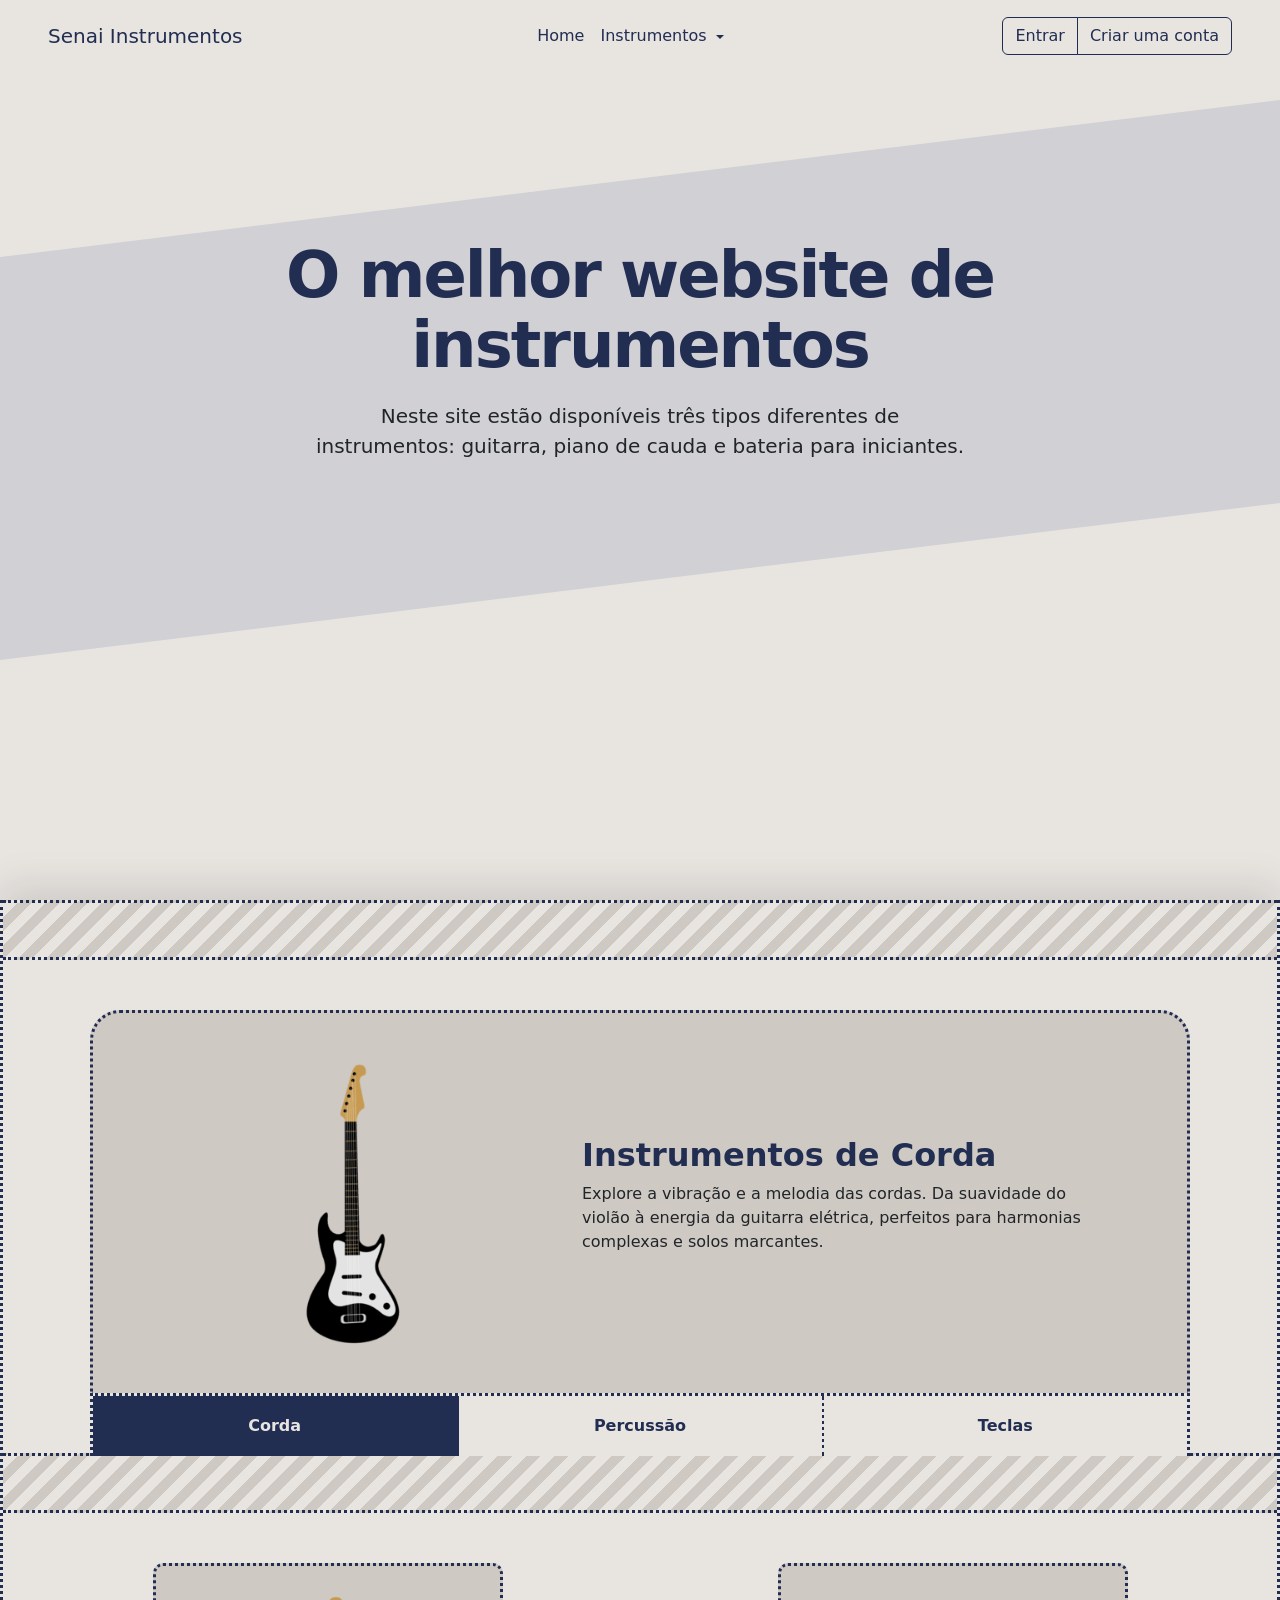
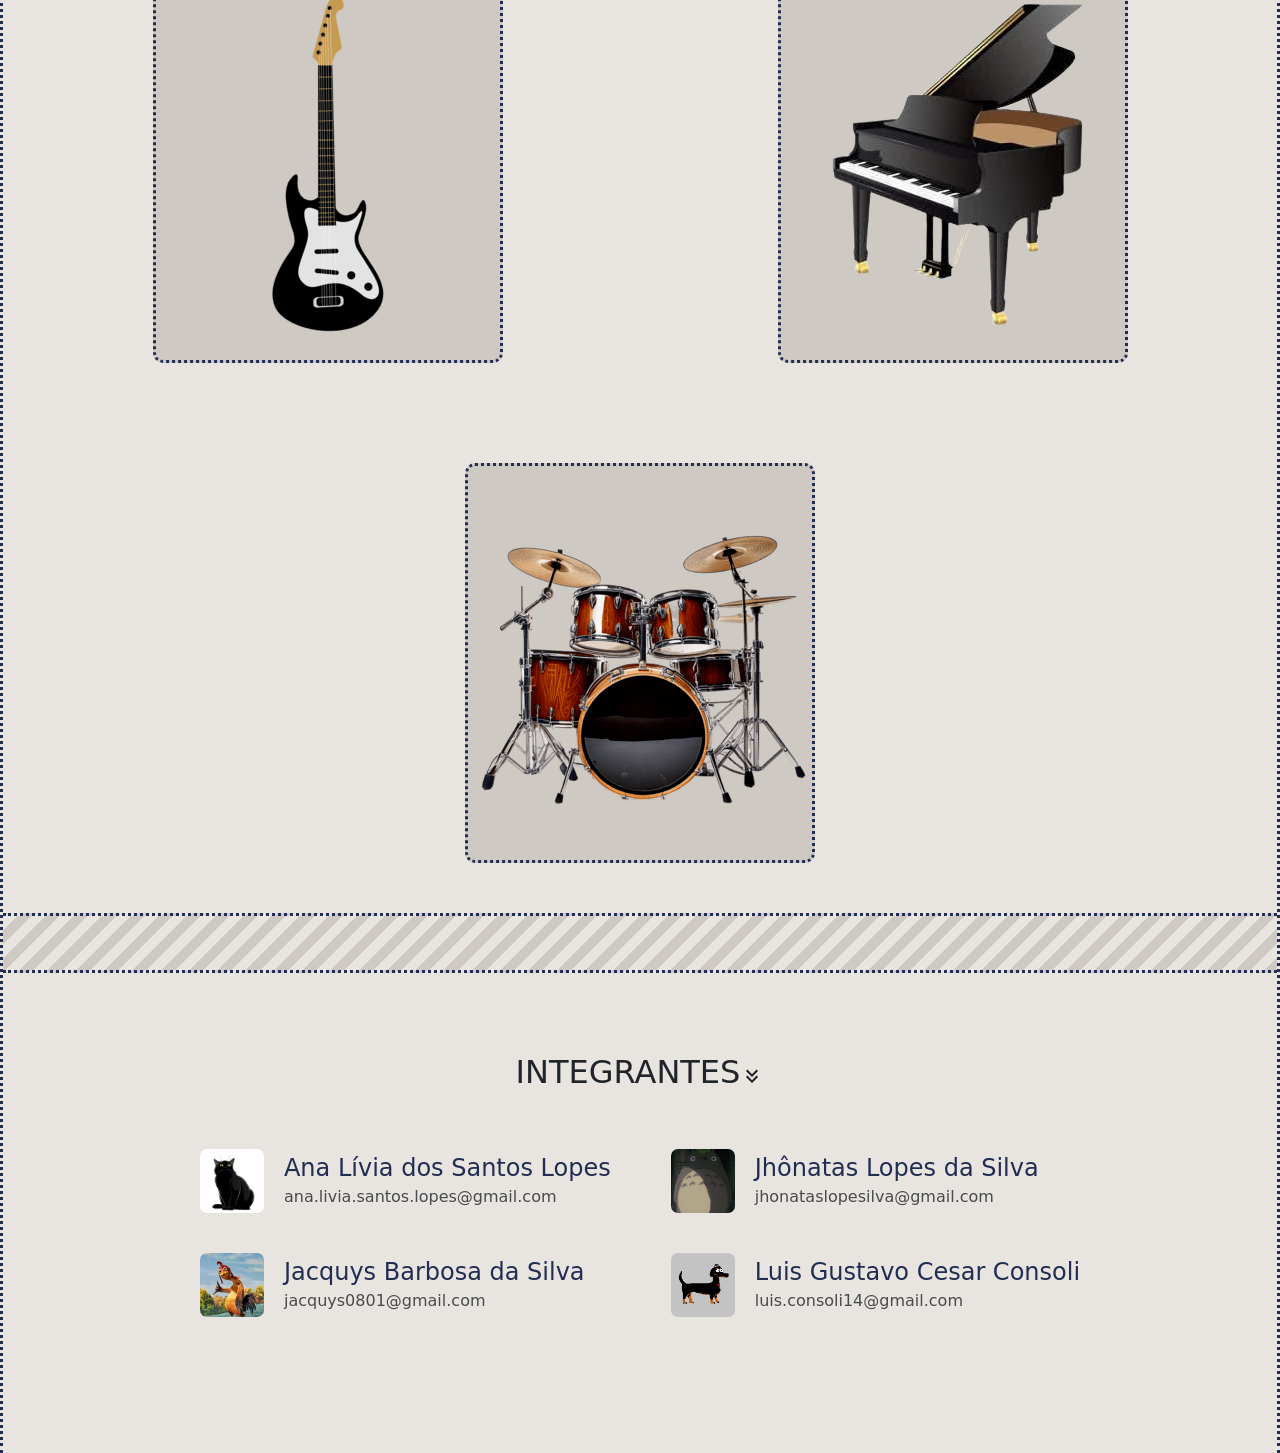
<file: index.html>
<!doctype html>
<html lang="pt-br">

<head>
  <!-- Required meta tags -->
  <meta charset="utf-8">
  <meta name="viewport" content="width=device-width, initial-scale=1">

  <!-- Bootstrap CSS -->
  <link href="https://cdn.jsdelivr.net/npm/bootstrap@5.3.8/dist/css/bootstrap.min.css" rel="stylesheet"
    integrity="sha384-sRIl4kxILFvY47J16cr9ZwB07vP4J8+LH7qKQnuqkuIAvNWLzeN8tE5YBujZqJLB" crossorigin="anonymous">
  <link rel="stylesheet" href="index.css">
  <link rel="stylesheet" href="card.css">
  <title>Home</title>
</head>

<body>
  <!-- Navbar-->
  <nav id="mainNavbar" class="navbar navbar-expand-lg navbar-dark position-fixed w-100">
    <div class="container-fluid px-5 py-2">
      <a class="navbar-brand" href="index.html">Senai Instrumentos</a>

      <button class="navbar-toggler" type="button" data-bs-toggle="collapse" data-bs-target="#navbarSupportedContent"
        aria-controls="navbarSupportedContent" aria-expanded="false" aria-label="Toggle navigation">
        <span class="navbar-toggler-icon"></span>
      </button>

      <div class="collapse navbar-collapse" id="navbarSupportedContent">

        <ul class="navbar-nav ms-auto mb-2 mb-lg-0">
          <li class="nav-item">
            <a class="nav-link active" href="index.html">Home</a>
          </li>
          <li class="nav-item dropdown">
            <a class="nav-link dropdown-toggle active" href="#" id="navbarDropdown" role="button"
              data-bs-toggle="dropdown" aria-expanded="false">
              Instrumentos
            </a>
            <ul class="dropdown-menu" aria-labelledby="navbarDropdown">
              <li><a class="dropdown-item" href="criticabarbie.html">Guitarra</a></li>
              <li><a class="dropdown-item" href="criticaguardioes.html">Piano</a></li>
              <li><a class="dropdown-item" href="oppen.html">Bateria</a></li>
            </ul>
          </li>
        </ul>

        <ul class="navbar-nav ms-auto">
          <li>
            <div class="btn-group" role="group" aria-label="Basic outlined example">
              <a href="login.html" class="btn btn-outline-custom">Entrar</a>
              <a href="cadastro.html" class="btn btn-outline-custom">Criar uma conta</a>
            </div>
          </li>
        </ul>

      </div>
    </div>
  </nav>

  <!--  -->
  <div class="main container-fluid d-flex flex-column align-items-center justify-content-start">
    <div class="music-notes-layer"></div>

    <div class="text-center hero-content px-3">
      <h1 class="main_text">O melhor website de <br>instrumentos</h1>
      <p class="lead mx-auto" style="max-width: 650px; font-size: 1.25rem;">
        Neste site estão disponíveis três tipos diferentes de instrumentos:
        guitarra, piano de cauda e bateria para iniciantes.
      </p>
    </div>

    <div class="spline-mini-container">
      
    </div>
  </div>
  <div class="container_main">
    <div class="bordas">

      <!--  -->
      <div class="divisor"></div>

      <div class="div_fundo_container flex-column animar">

        <div class="tab-content custom-card-top w-100" id="instrumentosTabContent">

          <div class="tab-pane fade show active" id="cordas" role="tabpanel">
            <div class="row align-items-center g-0">
              <div class="col-md-5 text-center">
                <img src="img/gui.png" class="img-fluid" style="max-height: 300px;" alt="Guitarra">
              </div>
              <div class="col-md-7 px-4">
                <h2 class="fw-bold" style="color: #222d52;">Instrumentos de Corda</h2>
                <p>Explore a vibração e a melodia das cordas. Da suavidade do violão à energia da guitarra elétrica,
                  perfeitos para harmonias complexas e solos marcantes.</p>
              </div>
            </div>
          </div>

          <div class="tab-pane fade" id="percussao" role="tabpanel">
            <div class="row align-items-center g-0">
              <div class="col-md-5 text-center">
                <img src="img/bat.png" class="img-fluid" style="max-height: 300px;" alt="Bateria">
              </div>
              <div class="col-md-7 px-4">
                <h2 class="fw-bold" style="color: #222d52;">Instrumentos de Percussão</h2>
                <p>Sinta o ritmo e a pulsação. Conjuntos de bateria e percussão rítmica que definem a base e a energia
                  de qualquer composição musical rítmica.</p>
              </div>
            </div>
          </div>

          <div class="tab-pane fade" id="teclas" role="tabpanel">
            <div class="row align-items-center g-0">
              <div class="col-md-5 text-center">
                <img src="img/pian.png" class="img-fluid" style="max-height: 300px;" alt="Piano">
              </div>
              <div class="col-md-7 px-4">
                <h2 class="fw-bold" style="color: #222d52;">Instrumentos de Teclas</h2>
                <p>A elegância do piano de cauda e a versatilidade dos teclados modernos. Um universo de notas e
                  possibilidades sonoras ao alcance dos seus dedos.</p>
              </div>
            </div>
          </div>
        </div>

        <div class="nav btn-group custom-btn-group w-100" role="tablist">
          <button class="btn active" data-bs-toggle="pill" data-bs-target="#cordas" type="button">Corda</button>
          <button class="btn" data-bs-toggle="pill" data-bs-target="#percussao" type="button">Percussão</button>
          <button class="btn" data-bs-toggle="pill" data-bs-target="#teclas" type="button">Teclas</button>
        </div>

      </div>
      <!--Final do carrosel-->

      <div class="divisor"></div>

      <section id="cards" class="container-fluid">
        <div class="container_cards">
          <div class="flip-card animar">
            <div class="flip-card-inner">
              <!-- Frente do Card -->
              <div class="flip-card-front">
                <img src="img/gui.png" alt="">
              </div>
              <!-- Verso do Card -->
              <div class="flip-card-back">
                <h2>Ver mais sobre Guitarra</h2>
                <a href="criticabarbie.html" class="bnt_card">Ver mais</a>
              </div>
            </div>
          </div>
          <div class="flip-card animar">
            <div class="flip-card-inner">
              <!-- Frente do Card -->
              <div class="flip-card-front">
                <img src="img/pian.png" alt="">
              </div>
              <!-- Verso do Card -->
              <div class="flip-card-back">
                <h2>Ver mais sobre Piano</h2>
                <a href="criticaguardioes.html" class="bnt_card">Ver mais</a>
              </div>
            </div>
          </div>
          <div class="flip-card animar">
            <div class="flip-card-inner">
              <!-- Frente do Card -->
              <div class="flip-card-front">
                <img src="img/bat.png" alt="">
              </div>
              <!-- Verso do Card -->
              <div class="flip-card-back">
                <h2>Ver mais sobre Bateria</h2>
                <a href="oppen.html" class="bnt_card">Ver mais</a>
              </div>
            </div>
          </div>
        </div>
      </section>
      <div class="divisor"></div>
<div class="footer">
  <span style="display: flex; align-items: center;">
    <h2>INTEGRANTES</h2>
    <img src="img/arrow_down.svg" alt="">
  </span>
  
  <div class="footer-grid animar"> 
    <div class="footer-column">
      <span class="item_footer">
        <img src="img/gat.avif" alt="" class="logo anima1">
        <span>
          <h4>Ana Lívia dos Santos Lopes</h4>
          <p>ana.livia.santos.lopes@gmail.com</p>
        </span>
      </span>
      <span class="item_footer">
        <img src="img/joao.jpg" alt="" class="logo anima2">
        <span>
          <h4>Jacquys Barbosa da Silva</h4>
          <p>jacquys0801@gmail.com</p>
        </span>
      </span>
    </div>

    <div class="footer-column">
      <span class="item_footer">
        <img src="img/Totoro_in_the_rain.webp" alt="" class="logo anima3">
        <span>
          <h4>Jhônatas Lopes da Silva</h4>
          <p>jhonataslopesilva@gmail.com</p>
        </span>
      </span>
      <span class="item_footer">
        <img src="img/logo1.png" alt="" class="logo anima4">
        <span>
          <h4>Luis Gustavo Cesar Consoli</h4>
          <p>luis.consoli14@gmail.com</p>
        </span>
      </span>
    </div>
  </div>
</div>
      <br> <br> <br> <br>
    </div>
  </div>


  <script>
    const navEl = document.querySelector('.navbar');

    window.addEventListener('scroll', () => {
      if (window.scrollY >= 50) {
        navEl.classList.add('navbar-scrolled');
      } else {
        navEl.classList.remove('navbar-scrolled');
      }
    });

window.addEventListener('scroll', function() {
    const heroContent = document.querySelector('.hero-content');
    const splineContainer = document.querySelector('.spline-mini-container');
    const scrollPosition = window.scrollY;
    const vh = window.innerHeight;
    
    if (scrollPosition <= vh) {
        // Cálculo do efeito (escala de 1 a 0.85 e opacidade de 1 a 0)
        const scaleValue = 1 - (scrollPosition / vh) * 0.15;
        const opacityValue = 1 - (scrollPosition / vh) * 0.8;
        
        // Aplica apenas nos elementos de conteúdo
        if(heroContent) {
            heroContent.style.transform = `scale(${scaleValue})`;
            heroContent.style.opacity = opacityValue;
        }
        if(splineContainer) {
            splineContainer.style.transform = `scale(${scaleValue})`;
            splineContainer.style.opacity = opacityValue;
        }
    }
});
function createNotes() {
    const layer = document.querySelector('.music-notes-layer');
    if(!layer) return;

    const noteIcons = ['♪', '♫', '♩', '♬', '♭'];
    
    for (let i = 0; i < 20; i++) { // Aumentei um pouco a quantidade
        let note = document.createElement('div');
        note.className = 'note';
        note.innerText = noteIcons[Math.floor(Math.random() * noteIcons.length)];
        
        note.style.left = Math.random() * 100 + "vw";
        note.style.fontSize = (Math.random() * 20 + 20) + "px";
        
        // Cores baseadas no seu azul escuro e no azul da faixa
        note.style.color = Math.random() > 0.5 ? '#222d52' : '#4a5c91';
        
        // --- O PULO DO GATO ---
        // Usar um valor negativo (ex: -10s) faz a animação começar "no meio"
        const delay = Math.random() * 15;
        note.style.animationDelay = `-${delay}s`; 
        
        // Velocidades diferentes para dar profundidade
        const duration = 10 + Math.random() * 10;
        note.style.animationDuration = `${duration}s`;
        
        layer.appendChild(note);
    }
}

// Chama a função ao carregar a página
document.addEventListener('DOMContentLoaded', createNotes);
  </script>
  <script src="carregando_items.js"></script>
  <script src="https://cdn.jsdelivr.net/npm/bootstrap@5.3.8/dist/js/bootstrap.bundle.min.js"
    integrity="sha384-FKyoEForCGlyvwx9Hj09JcYn3nv7wiPVlz7YYwJrWVcXK/BmnVDxM+D2scQbITxI"
    crossorigin="anonymous"></script>
</body>

</html>
</file>
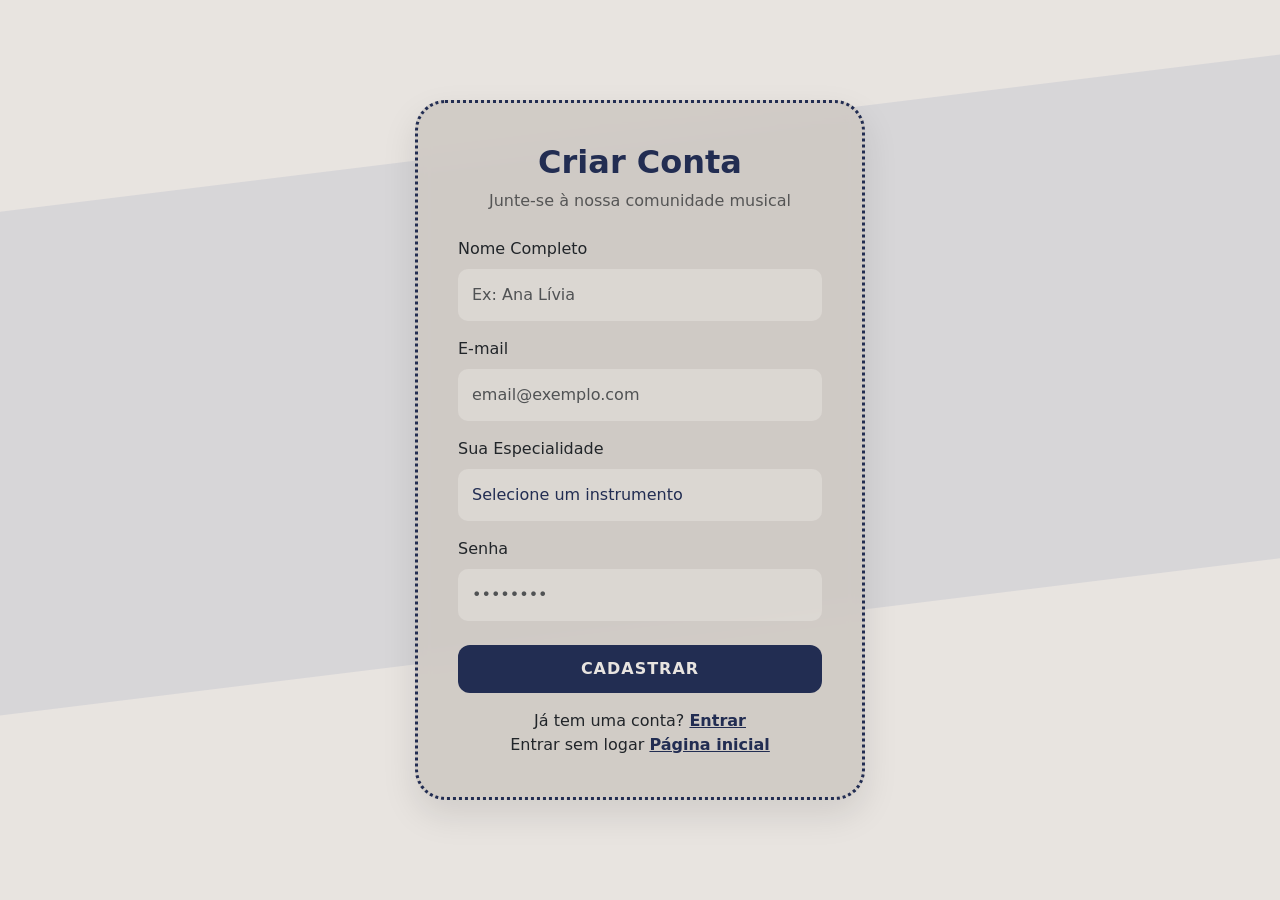
<file: cadastro.html>
<!DOCTYPE html>
<html lang="pt-br">
<head>
    <meta charset="UTF-8">
    <meta name="viewport" content="width=device-width, initial-scale=1.0">
    <title>Senai Instrumentos - Cadastro</title>
    <link href="https://cdn.jsdelivr.net/npm/bootstrap@5.3.0/dist/css/bootstrap.min.css" rel="stylesheet">
    <link rel="stylesheet" href="cadastro.css"> </head>
<body class="cadastro-body">

    <div class="music-notes-layer"></div>

    <div class="container d-flex justify-content-center align-items-center min-vh-100">
        <div class="card-cadastro animar show">
            <div class="text-center mb-4">
                <h2 class="fw-bold" style="color: #222d52;">Criar Conta</h2>
                <p style="color: #555;">Junte-se à nossa comunidade musical</p>
            </div>

            <form>
                <div class="mb-3">
                    <label class="form-label">Nome Completo</label>
                    <input type="text" class="form-control custom-input" placeholder="Ex: Ana Lívia">
                </div>
                <div class="mb-3">
                    <label class="form-label">E-mail</label>
                    <input type="email" class="form-control custom-input" placeholder="email@exemplo.com">
                </div>
                <div class="mb-3">
                    <label class="form-label">Sua Especialidade</label>
                    <select class="form-select custom-input">
                        <option selected>Selecione um instrumento</option>
                        <option value="1">Guitarra / Violão</option>
                        <option value="2">Piano / Teclado</option>
                        <option value="3">Bateria / Percussão</option>
                    </select>
                </div>
                <div class="mb-4">
                    <label class="form-label">Senha</label>
                    <input type="password" class="form-control custom-input" placeholder="••••••••">
                </div>

                <button type="submit" class="btn-cadastro w-100 mb-3">Cadastrar</button>
                
                <div class="text-center d-flex flex-column">
                    <span>Já tem uma conta? <a href="login.html" style="color: #222d52; font-weight: bold;">Entrar</a></span>
                    <span>Entrar sem logar <a href="index.html" style="color: #222d52; font-weight: bold;">Página inicial</a></span>
                </div>
            </form>
        </div>
    </div>

    <!-- <script src="script.js"></script> -->
</body>
</html>
</file>
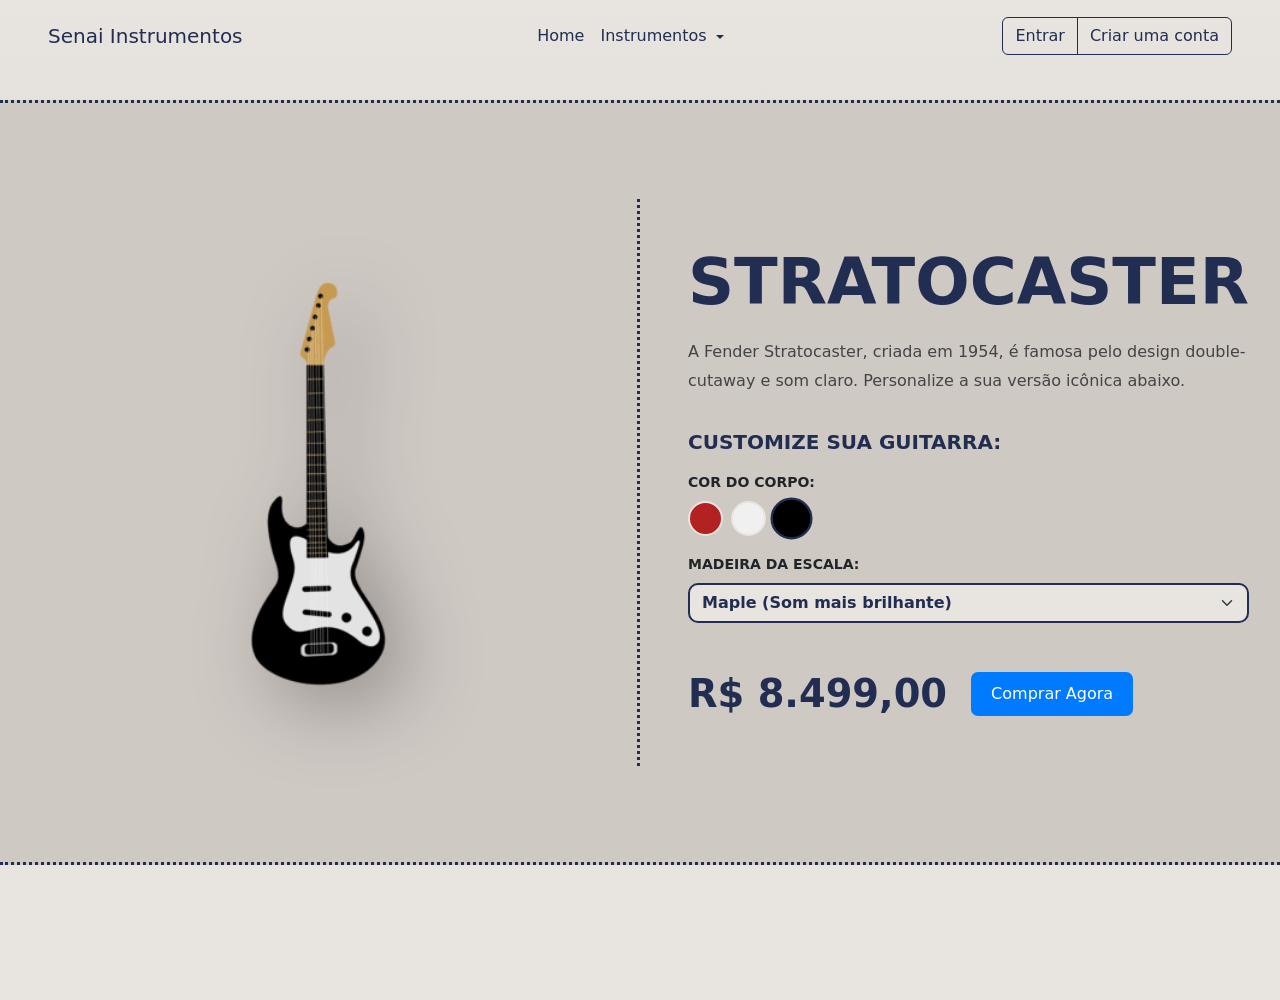
<file: criticabarbie.html>
<!doctype html>
<html lang="pt-br">

<head>
<!-- Required meta tags -->
<meta charset="utf-8">
<meta name="viewport" content="width=device-width, initial-scale=1">

<!-- Bootstrap CSS -->
<link href="https://cdn.jsdelivr.net/npm/bootstrap@5.3.8/dist/css/bootstrap.min.css" rel="stylesheet"
  integrity="sha384-sRIl4kxILFvY47J16cr9ZwB07vP4J8+LH7qKQnuqkuIAvNWLzeN8tE5YBujZqJLB" crossorigin="anonymous">
<link rel="stylesheet" href="index.css">
<link rel="stylesheet" href="https://cdnjs.cloudflare.com/ajax/libs/font-awesome/4.7.0/css/font-awesome.min.css">
<link rel="stylesheet" href="stylebarbie.css">
</head>
<body id="body">
    <nav id="mainNavbar" class="navbar navbar-expand-lg navbar-dark position-fixed w-100">
    <div class="container-fluid px-5 py-2">
      <a class="navbar-brand" href="index.html">Senai Instrumentos</a>

      <button class="navbar-toggler" type="button" data-bs-toggle="collapse" data-bs-target="#navbarSupportedContent"
        aria-controls="navbarSupportedContent" aria-expanded="false" aria-label="Toggle navigation">
        <span class="navbar-toggler-icon"></span>
      </button>

      <div class="collapse navbar-collapse" id="navbarSupportedContent">

        <ul class="navbar-nav ms-auto mb-2 mb-lg-0">
          <li class="nav-item">
            <a class="nav-link active" href="index.html">Home</a>
          </li>
          <li class="nav-item dropdown">
            <a class="nav-link dropdown-toggle active" href="#" id="navbarDropdown" role="button"
              data-bs-toggle="dropdown" aria-expanded="false">
              Instrumentos
            </a>
            <ul class="dropdown-menu" aria-labelledby="navbarDropdown">
              <li><a class="dropdown-item" href="criticabarbie.html">Guitarra</a></li>
              <li><a class="dropdown-item" href="criticaguardioes.html">Piano</a></li>
              <li><a class="dropdown-item" href="oppen.html">Bateria</a></li>
            </ul>
          </li>
        </ul>

        <ul class="navbar-nav ms-auto">
          <li>
            <div class="btn-group" role="group" aria-label="Basic outlined example">
              <a href="login.html" class="btn btn-outline-custom">Entrar</a>
              <a href="cadastro.html" class="btn btn-outline-custom">Criar uma conta</a>
            </div>
          </li>
        </ul>

      </div>
    </div>
  </nav>

    <div id="fundo_animacao" class="fundo_animacao"></div>
    <div id="pop_up" class="pop_up">
      <h2 class="animacao_pulinhos">P</h2>
      <h2 class="animacao_pulinhos">a</h2>
      <h2 class="animacao_pulinhos">r</h2>
      <h2 class="animacao_pulinhos">a</h2>
      <h2 class="animacao_pulinhos">b</h2>
      <h2 class="animacao_pulinhos">é</h2>
      <h2 class="animacao_pulinhos">n</h2>
      <h2 class="animacao_pulinhos" style="margin-right: 10px;">s</h2>
      <h2 class="animacao_pulinhos">p</h2>
      <h2 class="animacao_pulinhos">e</h2>
      <h2 class="animacao_pulinhos">l</h2>
      <h2 class="animacao_pulinhos" style="margin-right: 10px;">a</h2>
      <h2 class="animacao_pulinhos">s</h2>
      <h2 class="animacao_pulinhos">u</h2>
      <h2 class="animacao_pulinhos" style="margin-right: 10px;">a</h2>
      <h2 class="animacao_pulinhos">c</h2>
      <h2 class="animacao_pulinhos">o</h2>
      <h2 class="animacao_pulinhos">m</h2>
      <h2 class="animacao_pulinhos">p</h2>
      <h2 class="animacao_pulinhos">r</h2>
      <h2 class="animacao_pulinhos">a</h2>
      <h2 class="animacao_pulinhos">!</h2>
        <button class="btn_sair" onclick="sair()">Sair</button>
    </div>
    <div class="music-notes-layer"></div>
<main class="container-fluid p-0 min-vh-100" style="background-color: #e8e4e0; position: relative; overflow: hidden; padding-top: 80px;">
    
    <div class="music-notes-layer"></div>

    <div class="produto-full-width">
        <div class="row g-0 h-100">
            
            <div class="col-lg-6 d-flex align-items-center justify-content-center p-5 bg-image-container">
                <img src="img/gui.png" class="img-fluid img-produto-full" alt="Stratocaster">
            </div>

            <div class="col-lg-6 d-flex align-items-center">
                <div class="p-5 info-container">
                    <h1 class="titulo-produto">Stratocaster</h1>
                    <p class="texto-produto">
                        A Fender Stratocaster, criada em 1954, é famosa pelo design double-cutaway e som claro. 
                        Personalize a sua versão icônica abaixo.
                    </p>

                    <div class="customizacao-box mb-4">
                        <h5 class="mb-3" style="color: #222d52; font-weight: 700;">CUSTOMIZE SUA GUITARRA:</h5>
                        
                        <div class="mb-3">
                            <label class="form-label small fw-bold">COR DO CORPO:</label>
                            <div class="d-flex gap-2">
                                <div class="btn-color" style="background-color: #b22222;" title="Sunburst"></div>
                                <div class="btn-color" style="background-color: #f0f0f0;" title="Olympic White"></div>
                                <div class="btn-color active" style="background-color: #000;" title="Black"></div>
                            </div>
                        </div>

                        <div class="mb-3">
                            <label class="form-label small fw-bold">MADEIRA DA ESCALA:</label>
                            <select class="form-select custom-select-prod">
                                <option selected>Maple (Som mais brilhante)</option>
                                <option value="1">Rosewood (Som mais quente)</option>
                            </select>
                        </div>
                    </div>

                    <div class="d-flex align-items-center gap-4 mt-5">
                        <h2 class="preco-tag">R$ 8.499,00</h2>
                        <button class="btn_comprar" onfocus="aparecer()">
                            <span class="preencher_btn"></span>
                            <span class="texto_btn">Comprar Agora</span>
                        </button>
                    </div>
                </div>
            </div>
        </div>
    </div>
</main>
  <script>
    let fundo_animacao = document.getElementById('fundo_animacao')
    let pop_up = document.getElementById('pop_up')
    let body = document.getElementById('body')
    let animacao_pulinhos = document.querySelectorAll('.animacao_pulinhos')
    function aparecer(){
      fundo_animacao.classList.add('animacaoOpacity')
      fundo_animacao.classList.remove('animacaoOpacity2')
      pop_up.classList.add('animacaoDescer')
      body.classList.toggle('overflow')

      animacao_pulinhos.forEach((h2, index) => {
        setTimeout(()=>{
          h2.classList.add('pulinhos')
        }, index * 100)
      })
    }
    function removerAnimacao(){
      body.classList.toggle('overflow')
      fundo_animacao.classList.add('animacaoOpacity2')
      fundo_animacao.classList.remove('animacaoOpacity')
      pop_up.classList.remove('animacaoDescer2')
    }
    function sair(){
      pop_up.classList.add('animacaoDescer2')
      pop_up.classList.remove('animacaoDescer')
      setTimeout(removerAnimacao, 600)

      animacao_pulinhos.forEach((h2, index) => {
          h2.classList.remove('pulinhos')
      })
    }
    const navEl = document.querySelector('.navbar');

    window.addEventListener('scroll', () => {
      if (window.scrollY >= 50) {
        navEl.classList.add('navbar-scrolled');
      } else {
        navEl.classList.remove('navbar-scrolled');
      }
    });
function createNotes() {
    const layer = document.querySelector('.music-notes-layer');
    if(!layer) return;

    const noteIcons = ['♪', '♫', '♩', '♬', '♭'];
    
    for (let i = 0; i < 20; i++) { // Aumentei um pouco a quantidade
        let note = document.createElement('div');
        note.className = 'note';
        note.innerText = noteIcons[Math.floor(Math.random() * noteIcons.length)];
        
        note.style.left = Math.random() * 100 + "vw";
        note.style.fontSize = (Math.random() * 20 + 20) + "px";
        
        // Cores baseadas no seu azul escuro e no azul da faixa
        note.style.color = Math.random() > 0.5 ? '#222d52' : '#4a5c91';
        
        // --- O PULO DO GATO ---
        // Usar um valor negativo (ex: -10s) faz a animação começar "no meio"
        const delay = Math.random() * 15;
        note.style.animationDelay = `-${delay}s`; 
        
        // Velocidades diferentes para dar profundidade
        const duration = 10 + Math.random() * 10;
        note.style.animationDuration = `${duration}s`;
        
        layer.appendChild(note);
    }
}

// Chama a função ao carregar a página
document.addEventListener('DOMContentLoaded', createNotes);
  </script>
  <script src="https://cdn.jsdelivr.net/npm/bootstrap@5.3.8/dist/js/bootstrap.bundle.min.js"
    integrity="sha384-FKyoEForCGlyvwx9Hj09JcYn3nv7wiPVlz7YYwJrWVcXK/BmnVDxM+D2scQbITxI"
    crossorigin="anonymous"></script>
</body>
</file>
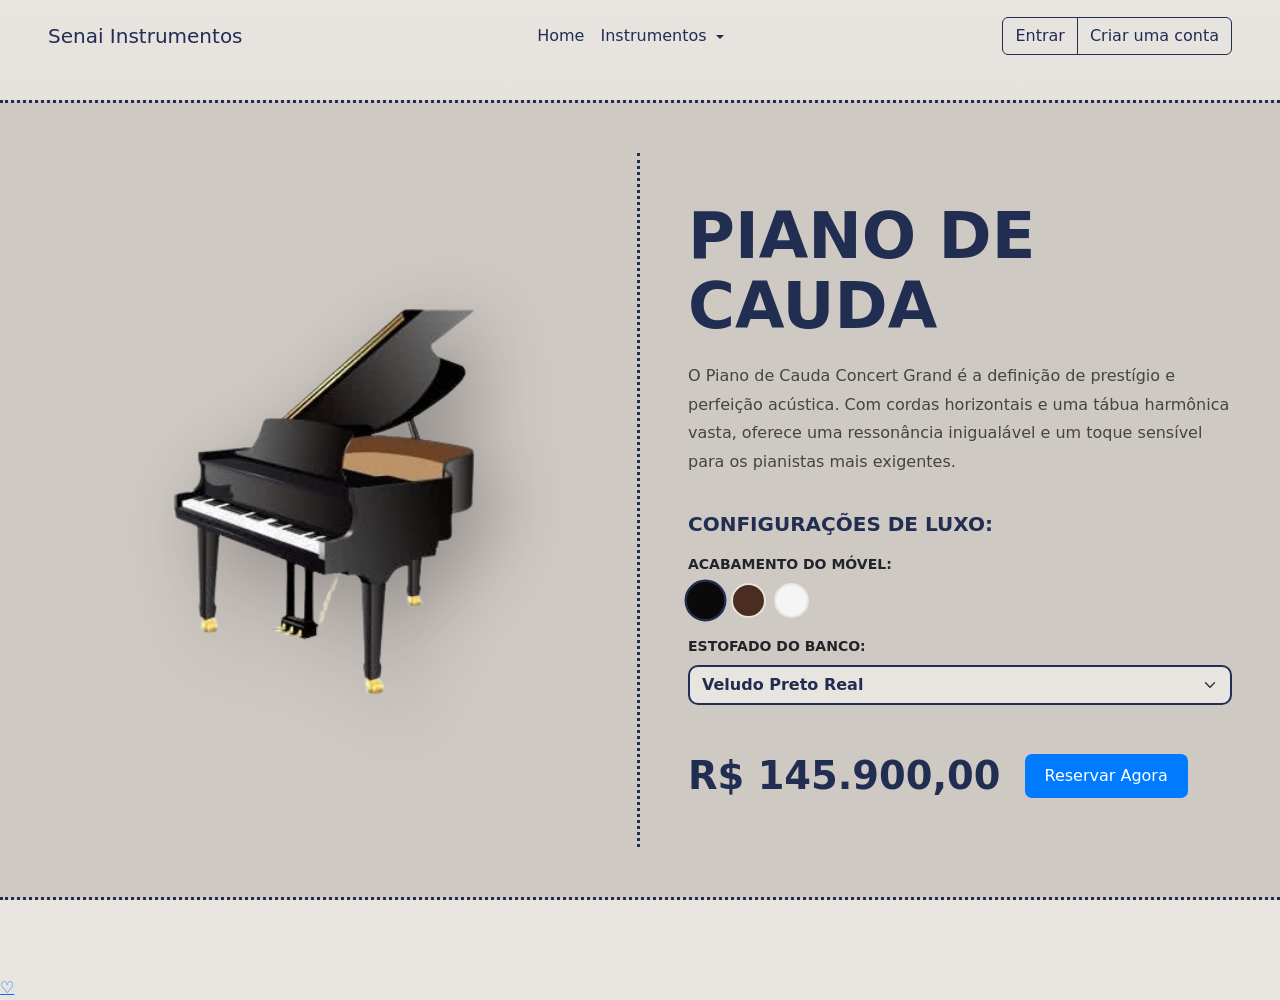
<file: criticaguardioes.html>
<!doctype html>
<html lang="pt-br">

<head>
<!-- Required meta tags -->
<meta charset="utf-8">
<meta name="viewport" content="width=device-width, initial-scale=1">

<!-- Bootstrap CSS -->
<link href="https://cdn.jsdelivr.net/npm/bootstrap@5.3.8/dist/css/bootstrap.min.css" rel="stylesheet"
  integrity="sha384-sRIl4kxILFvY47J16cr9ZwB07vP4J8+LH7qKQnuqkuIAvNWLzeN8tE5YBujZqJLB" crossorigin="anonymous">
<link rel="stylesheet" href="index.css">
<link rel="stylesheet" href="https://cdnjs.cloudflare.com/ajax/libs/font-awesome/4.7.0/css/font-awesome.min.css">
<link rel="stylesheet" href="stylebarbie.css">
<style>
  /* No seu arquivo de CSS, as classes .produto-full-width, .titulo-produto, etc. 
   já cuidam da responsividade que configuramos com clamp() e col-lg-6. */

/* Ajuste específico para a flutuação do Piano no hover */
.img-produto-full:hover {
    transform: scale(1.03) translateY(-10px); /* O piano "sobe" levemente em vez de girar muito */
}

/* Garanta que as cores dos botões de acabamento reflitam o luxo do piano */
.btn-color[title="Preto Polido"] { background-color: #0a0a0a; }
.btn-color[title="Mogno Clássico"] { background-color: #4b2c20; }
.btn-color[title="Branco Marfim"] { background-color: #f5f5f5; }
</style>
</head>
<body id="body">
    <nav id="mainNavbar" class="navbar navbar-expand-lg navbar-dark position-fixed w-100">
    <div class="container-fluid px-5 py-2">
      <a class="navbar-brand" href="index.html">Senai Instrumentos</a>

      <button class="navbar-toggler" type="button" data-bs-toggle="collapse" data-bs-target="#navbarSupportedContent"
        aria-controls="navbarSupportedContent" aria-expanded="false" aria-label="Toggle navigation">
        <span class="navbar-toggler-icon"></span>
      </button>

      <div class="collapse navbar-collapse" id="navbarSupportedContent">

        <ul class="navbar-nav ms-auto mb-2 mb-lg-0">
          <li class="nav-item">
            <a class="nav-link active" href="index.html">Home</a>
          </li>
          <li class="nav-item dropdown">
            <a class="nav-link dropdown-toggle active" href="#" id="navbarDropdown" role="button"
              data-bs-toggle="dropdown" aria-expanded="false">
              Instrumentos
            </a>
            <ul class="dropdown-menu" aria-labelledby="navbarDropdown">
              <li><a class="dropdown-item" href="criticabarbie.html">Guitarra</a></li>
              <li><a class="dropdown-item" href="criticaguardioes.html">Piano</a></li>
              <li><a class="dropdown-item" href="oppen.html">Bateria</a></li>
            </ul>
          </li>
        </ul>

        <ul class="navbar-nav ms-auto">
          <li>
            <div class="btn-group" role="group" aria-label="Basic outlined example">
              <a href="login.html" class="btn btn-outline-custom">Entrar</a>
              <a href="cadastro.html" class="btn btn-outline-custom">Criar uma conta</a>
            </div>
          </li>
        </ul>

      </div>
    </div>
  </nav>

    <div id="fundo_animacao" class="fundo_animacao"></div>
    <div id="pop_up" class="pop_up">
      <h2 class="animacao_pulinhos">P</h2>
      <h2 class="animacao_pulinhos">r</h2>
      <h2 class="animacao_pulinhos">o</h2>
      <h2 class="animacao_pulinhos">d</h2>
      <h2 class="animacao_pulinhos">u</h2>
      <h2 class="animacao_pulinhos">t</h2>
      <h2 class="animacao_pulinhos" style="margin-right: 10px;">o</h2>
      <h2 class="animacao_pulinhos">r</h2>
      <h2 class="animacao_pulinhos">e</h2>
      <h2 class="animacao_pulinhos">s</h2>
      <h2 class="animacao_pulinhos">e</h2>
      <h2 class="animacao_pulinhos">r</h2>
      <h2 class="animacao_pulinhos">v</h2>
      <h2 class="animacao_pulinhos">a</h2>
      <h2 class="animacao_pulinhos">d</h2>
      <h2 class="animacao_pulinhos">o</h2>
      <h2 class="animacao_pulinhos">!</h2>
        <button class="btn_sair" onclick="sair()">Sair</button>
    </div>
    <div class="music-notes-layer"></div>
<main class="container-fluid p-0 min-vh-100" style="background-color: #e8e4e0; position: relative; overflow: hidden; padding-top: 80px;">
    
    <div class="music-notes-layer"></div>

    <div class="produto-full-width">
        <div class="row g-0 h-100">
            
            <div class="col-lg-6 d-flex align-items-center justify-content-center p-5 bg-image-container">
                <img src="img/pian.png" class="img-fluid img-produto-full" alt="Piano de Cauda">
            </div>

            <div class="col-lg-6 d-flex align-items-center">
                <div class="p-5 info-container">
                    <h1 class="titulo-produto">Piano de Cauda</h1>
                    <p class="texto-produto">
                        O Piano de Cauda Concert Grand é a definição de prestígio e perfeição acústica. 
                        Com cordas horizontais e uma tábua harmônica vasta, oferece uma ressonância 
                        inigualável e um toque sensível para os pianistas mais exigentes.
                    </p>

                    <div class="customizacao-box mb-4">
                        <h5 class="mb-3" style="color: #222d52; font-weight: 700;">CONFIGURAÇÕES DE LUXO:</h5>
                        
                        <div class="mb-3">
                            <label class="form-label small fw-bold">ACABAMENTO DO MÓVEL:</label>
                            <div class="d-flex gap-2">
                                <div class="btn-color active" style="background-color: #0a0a0a;" title="Preto Polido"></div>
                                <div class="btn-color" style="background-color: #4b2c20;" title="Mogno Clássico"></div>
                                <div class="btn-color" style="background-color: #f5f5f5;" title="Branco Marfim"></div>
                            </div>
                        </div>

                        <div class="mb-3">
                            <label class="form-label small fw-bold">ESTOFADO DO BANCO:</label>
                            <select class="form-select custom-select-prod">
                                <option selected>Veludo Preto Real</option>
                                <option value="1">Couro Legítimo Marrom</option>
                                <option value="2">Capitonê Vinho</option>
                            </select>
                        </div>
                    </div>

                    <div class="d-flex align-items-center gap-4 mt-5">
                        <h2 class="preco-tag">R$ 145.900,00</h2>
                        <button class="btn_comprar" onfocus="aparecer()">
                            <span class="preencher_btn"></span>
                            <span class="texto_btn">Reservar Agora</span>
                        </button>
                    </div>
                </div>
            </div>
        </div>
    </div>
    <a href="orgaos.html" style="position: absolute; bottom: 0; left: 0;">♡</a>
</main>
  <script>
    let fundo_animacao = document.getElementById('fundo_animacao')
    let pop_up = document.getElementById('pop_up')
    let body = document.getElementById('body')
    let animacao_pulinhos = document.querySelectorAll('.animacao_pulinhos')
    function aparecer(){
      fundo_animacao.classList.add('animacaoOpacity')
      fundo_animacao.classList.remove('animacaoOpacity2')
      pop_up.classList.add('animacaoDescer')
      body.classList.toggle('overflow')

      animacao_pulinhos.forEach((h2, index) => {
        setTimeout(()=>{
          h2.classList.add('pulinhos')
        }, index * 100)
      })
    }
    function removerAnimacao(){
      body.classList.toggle('overflow')
      fundo_animacao.classList.add('animacaoOpacity2')
      fundo_animacao.classList.remove('animacaoOpacity')
      pop_up.classList.remove('animacaoDescer2')
    }
    function sair(){
      pop_up.classList.add('animacaoDescer2')
      pop_up.classList.remove('animacaoDescer')
      setTimeout(removerAnimacao, 600)

      animacao_pulinhos.forEach((h2, index) => {
          h2.classList.remove('pulinhos')
      })
    }
    const navEl = document.querySelector('.navbar');

    window.addEventListener('scroll', () => {
      if (window.scrollY >= 50) {
        navEl.classList.add('navbar-scrolled');
      } else {
        navEl.classList.remove('navbar-scrolled');
      }
    });
function createNotes() {
    const layer = document.querySelector('.music-notes-layer');
    if(!layer) return;

    const noteIcons = ['♪', '♫', '♩', '♬', '♭'];
    
    for (let i = 0; i < 20; i++) { // Aumentei um pouco a quantidade
        let note = document.createElement('div');
        note.className = 'note';
        note.innerText = noteIcons[Math.floor(Math.random() * noteIcons.length)];
        
        note.style.left = Math.random() * 100 + "vw";
        note.style.fontSize = (Math.random() * 20 + 20) + "px";
        
        // Cores baseadas no seu azul escuro e no azul da faixa
        note.style.color = Math.random() > 0.5 ? '#222d52' : '#4a5c91';
        
        // --- O PULO DO GATO ---
        // Usar um valor negativo (ex: -10s) faz a animação começar "no meio"
        const delay = Math.random() * 15;
        note.style.animationDelay = `-${delay}s`; 
        
        // Velocidades diferentes para dar profundidade
        const duration = 10 + Math.random() * 10;
        note.style.animationDuration = `${duration}s`;
        
        layer.appendChild(note);
    }
}

// Chama a função ao carregar a página
document.addEventListener('DOMContentLoaded', createNotes);
  </script>
  <script src="https://cdn.jsdelivr.net/npm/bootstrap@5.3.8/dist/js/bootstrap.bundle.min.js"
    integrity="sha384-FKyoEForCGlyvwx9Hj09JcYn3nv7wiPVlz7YYwJrWVcXK/BmnVDxM+D2scQbITxI"
    crossorigin="anonymous"></script>
</body>
</file>
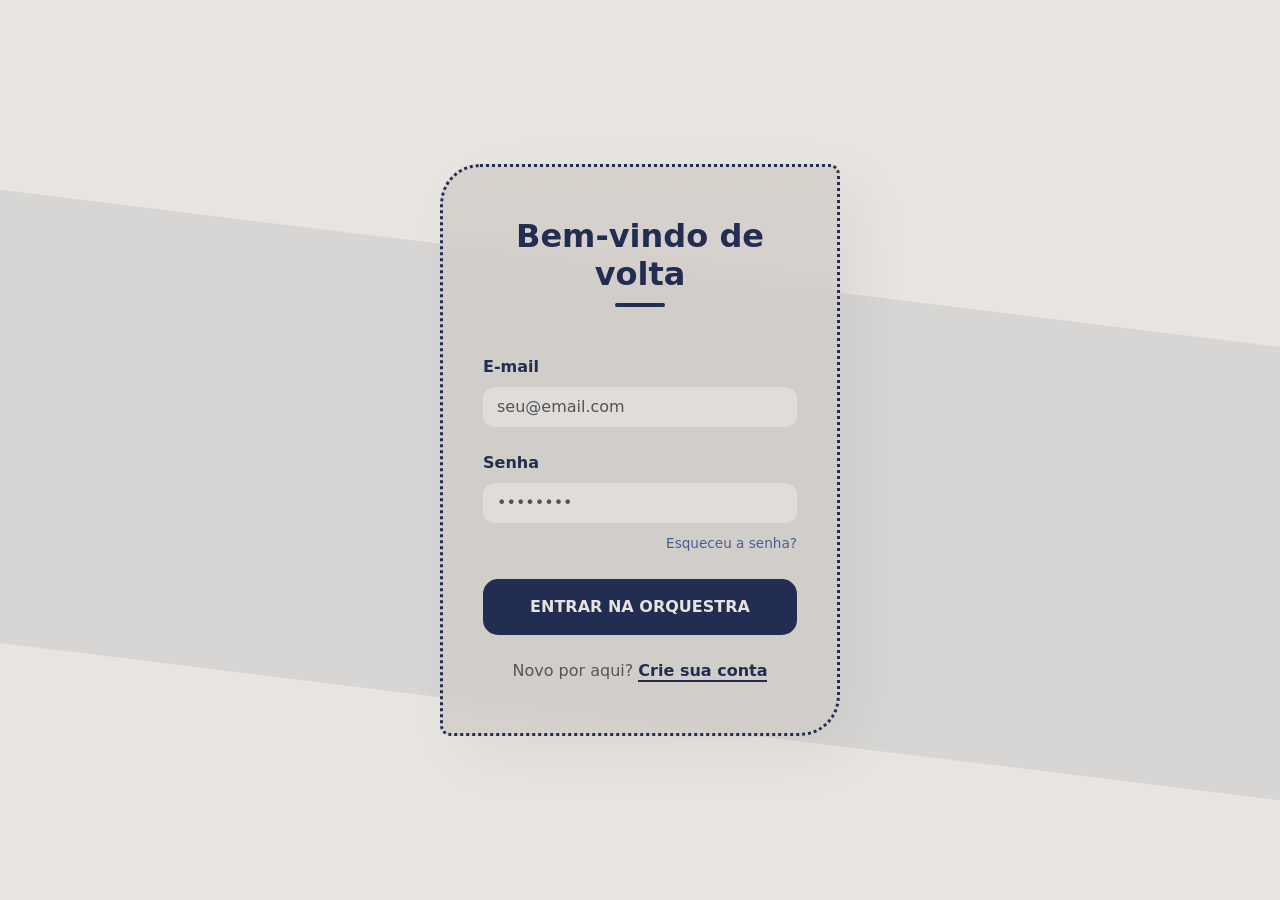
<file: login.html>
<!DOCTYPE html>
<html lang="pt-br">
<head>
    <meta charset="UTF-8">
    <meta name="viewport" content="width=device-width, initial-scale=1.0">
    <title>Senai Instrumentos - Login</title>
    <link href="https://cdn.jsdelivr.net/npm/bootstrap@5.3.0/dist/css/bootstrap.min.css" rel="stylesheet">
    <link rel="stylesheet" href="login.css">
</head>
<body class="login-body">

    <div class="music-notes-layer"></div>

    <div class="container d-flex justify-content-center align-items-center min-vh-100">
        <div class="card-login animar show">
            <div class="text-center mb-5">
                <h2 class="fw-bold" style="color: #222d52;">Bem-vindo de volta</h2>
                <div class="divisor-pequeno"></div>
            </div>

            <form>
                <div class="mb-4">
                    <label class="form-label fw-bold" style="color: #222d52;">E-mail</label>
                    <input type="email" class="form-control custom-input" placeholder="seu@email.com">
                </div>
                
                <div class="mb-2">
                    <label class="form-label fw-bold" style="color: #222d52;">Senha</label>
                    <input type="password" class="form-control custom-input" placeholder="••••••••">
                </div>
                
                <div class="text-end mb-4">
                    <a href="#" class="text-decoration-none" style="color: #4a5c91; font-size: 0.85rem;">Esqueceu a senha?</a>
                </div>

                <button type="submit" class="btn-login w-100 mb-4">Entrar na Orquestra</button>
                
                <div class="text-center">
                    <span style="color: #555;">Novo por aqui? 
                        <a href="cadastro.html" style="color: #222d52; font-weight: 800; text-decoration: none; border-bottom: 2px solid #222d52;">Crie sua conta</a>
                    </span>
                </div>
            </form>
        </div>
    </div>

    <!-- <script src="script.js"></script> -->
</body>
</html>
</file>
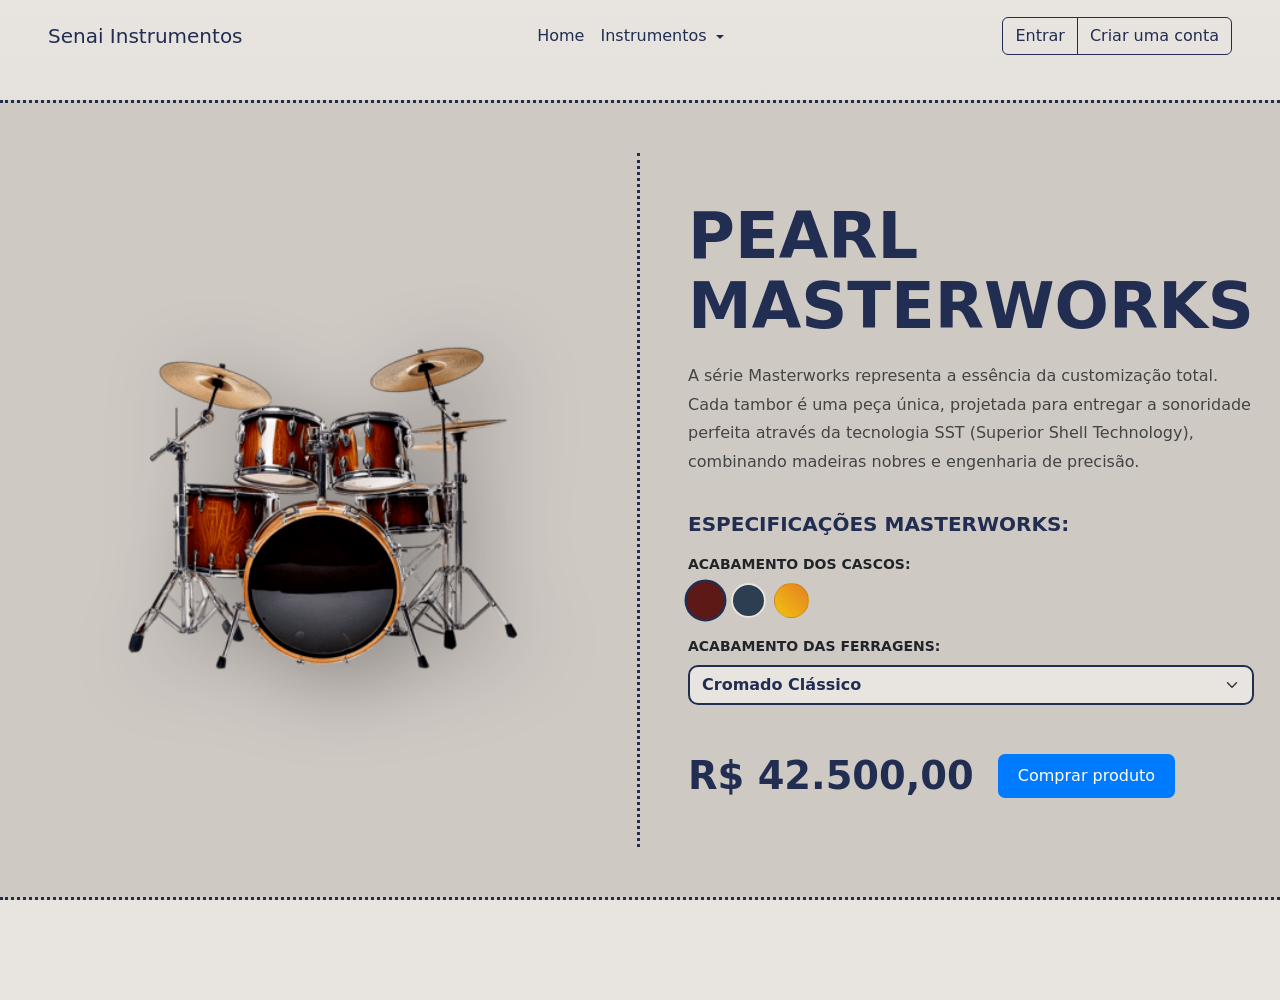
<file: oppen.html>
<!doctype html>
<html lang="pt-br">

<head>
<!-- Required meta tags -->
<meta charset="utf-8">
<meta name="viewport" content="width=device-width, initial-scale=1">

<!-- Bootstrap CSS -->
<link href="https://cdn.jsdelivr.net/npm/bootstrap@5.3.8/dist/css/bootstrap.min.css" rel="stylesheet"
  integrity="sha384-sRIl4kxILFvY47J16cr9ZwB07vP4J8+LH7qKQnuqkuIAvNWLzeN8tE5YBujZqJLB" crossorigin="anonymous">
<link rel="stylesheet" href="index.css">
<link rel="stylesheet" href="https://cdnjs.cloudflare.com/ajax/libs/font-awesome/4.7.0/css/font-awesome.min.css">
<link rel="stylesheet" href="stylebarbie.css">
<style>
  /* Ajuste para o hover da Bateria */
.img-produto-full:hover {
    /* Um balanço que lembra a vibração dos pratos */
    transform: scale(1.05) rotate(2deg) translateY(-5px);
}

/* Estilo para a opção de degradê no botão de cor */
.btn-color[title="Natural Fade"] {
    border: 1px solid rgba(0,0,0,0.1);
}
</style>
</head>
<body id="body">
    <nav id="mainNavbar" class="navbar navbar-expand-lg navbar-dark position-fixed w-100">
    <div class="container-fluid px-5 py-2">
      <a class="navbar-brand" href="index.html">Senai Instrumentos</a>

      <button class="navbar-toggler" type="button" data-bs-toggle="collapse" data-bs-target="#navbarSupportedContent"
        aria-controls="navbarSupportedContent" aria-expanded="false" aria-label="Toggle navigation">
        <span class="navbar-toggler-icon"></span>
      </button>

      <div class="collapse navbar-collapse" id="navbarSupportedContent">

        <ul class="navbar-nav ms-auto mb-2 mb-lg-0">
          <li class="nav-item">
            <a class="nav-link active" href="index.html">Home</a>
          </li>
          <li class="nav-item dropdown">
            <a class="nav-link dropdown-toggle active" href="#" id="navbarDropdown" role="button"
              data-bs-toggle="dropdown" aria-expanded="false">
              Instrumentos
            </a>
            <ul class="dropdown-menu" aria-labelledby="navbarDropdown">
              <li><a class="dropdown-item" href="criticabarbie.html">Guitarra</a></li>
              <li><a class="dropdown-item" href="criticaguardioes.html">Piano</a></li>
              <li><a class="dropdown-item" href="oppen.html">Bateria</a></li>
            </ul>
          </li>
        </ul>

        <ul class="navbar-nav ms-auto">
          <li>
            <div class="btn-group" role="group" aria-label="Basic outlined example">
              <a href="login.html" class="btn btn-outline-custom">Entrar</a>
              <a href="cadastro.html" class="btn btn-outline-custom">Criar uma conta</a>
            </div>
          </li>
        </ul>

      </div>
    </div>
  </nav>

    <div id="fundo_animacao" class="fundo_animacao"></div>
    <div id="pop_up" class="pop_up">
      <h2 class="animacao_pulinhos">P</h2>
      <h2 class="animacao_pulinhos">a</h2>
      <h2 class="animacao_pulinhos">r</h2>
      <h2 class="animacao_pulinhos">a</h2>
      <h2 class="animacao_pulinhos">b</h2>
      <h2 class="animacao_pulinhos">é</h2>
      <h2 class="animacao_pulinhos">n</h2>
      <h2 class="animacao_pulinhos" style="margin-right: 10px;">s</h2>
      <h2 class="animacao_pulinhos">p</h2>
      <h2 class="animacao_pulinhos">e</h2>
      <h2 class="animacao_pulinhos">l</h2>
      <h2 class="animacao_pulinhos" style="margin-right: 10px;">a</h2>
      <h2 class="animacao_pulinhos">s</h2>
      <h2 class="animacao_pulinhos">u</h2>
      <h2 class="animacao_pulinhos" style="margin-right: 10px;">a</h2>
      <h2 class="animacao_pulinhos">c</h2>
      <h2 class="animacao_pulinhos">o</h2>
      <h2 class="animacao_pulinhos">m</h2>
      <h2 class="animacao_pulinhos">p</h2>
      <h2 class="animacao_pulinhos">r</h2>
      <h2 class="animacao_pulinhos">a</h2>
      <h2 class="animacao_pulinhos">!</h2>
        <button class="btn_sair" onclick="sair()">Sair</button>
    </div>
    <div class="music-notes-layer"></div>
<main class="container-fluid p-0 min-vh-100" style="background-color: #e8e4e0; position: relative; overflow: hidden; padding-top: 80px;">
    
    <div class="music-notes-layer"></div>

    <div class="produto-full-width">
        <div class="row g-0 h-100">
            
            <div class="col-lg-6 d-flex align-items-center justify-content-center p-5 bg-image-container">
                <img src="img/bat.png" class="img-fluid img-produto-full" alt="Pearl Masterworks">
            </div>

            <div class="col-lg-6 d-flex align-items-center">
                <div class="p-5 info-container">
                    <h1 class="titulo-produto">Pearl Masterworks</h1>
                    <p class="texto-produto">
                        A série Masterworks representa a essência da customização total. Cada tambor é uma peça única, 
                        projetada para entregar a sonoridade perfeita através da tecnologia SST (Superior Shell Technology), 
                        combinando madeiras nobres e engenharia de precisão.
                    </p>

                    <div class="customizacao-box mb-4">
                        <h5 class="mb-3" style="color: #222d52; font-weight: 700;">ESPECIFICAÇÕES MASTERWORKS:</h5>
                        
                        <div class="mb-3">
                            <label class="form-label small fw-bold">ACABAMENTO DOS CASCOS:</label>
                            <div class="d-flex gap-2">
                                <div class="btn-color active" style="background-color: #5d1916;" title="Artisan Wine Red"></div>
                                <div class="btn-color" style="background-color: #2c3e50;" title="Midnight Blue"></div>
                                <div class="btn-color" style="background-image: linear-gradient(45deg, #f1c40f, #e67e22);" title="Natural Fade"></div>
                            </div>
                        </div>

                        <div class="mb-3">
                            <label class="form-label small fw-bold">ACABAMENTO DAS FERRAGENS:</label>
                            <select class="form-select custom-select-prod">
                                <option selected>Cromado Clássico</option>
                                <option value="1">Níquel Negro (Black Chrome)</option>
                                <option value="2">Dourado 24k</option>
                            </select>
                        </div>
                    </div>

                    <div class="d-flex align-items-center gap-4 mt-5">
                        <h2 class="preco-tag">R$ 42.500,00</h2>
                        <button class="btn_comprar" onfocus="aparecer()">
                            <span class="preencher_btn"></span>
                            <span class="texto_btn">Comprar produto</span>
                        </button>
                    </div>
                </div>
            </div>
        </div>
    </div>
</main>
  <script>
    let fundo_animacao = document.getElementById('fundo_animacao')
    let pop_up = document.getElementById('pop_up')
    let body = document.getElementById('body')
    let animacao_pulinhos = document.querySelectorAll('.animacao_pulinhos')
    function aparecer(){
      fundo_animacao.classList.add('animacaoOpacity')
      fundo_animacao.classList.remove('animacaoOpacity2')
      pop_up.classList.add('animacaoDescer')
      body.classList.toggle('overflow')

      animacao_pulinhos.forEach((h2, index) => {
        setTimeout(()=>{
          h2.classList.add('pulinhos')
        }, index * 100)
      })
    }
    function removerAnimacao(){
      body.classList.toggle('overflow')
      fundo_animacao.classList.add('animacaoOpacity2')
      fundo_animacao.classList.remove('animacaoOpacity')
      pop_up.classList.remove('animacaoDescer2')
    }
    function sair(){
      pop_up.classList.add('animacaoDescer2')
      pop_up.classList.remove('animacaoDescer')
      setTimeout(removerAnimacao, 600)

      animacao_pulinhos.forEach((h2, index) => {
          h2.classList.remove('pulinhos')
      })
    }
    const navEl = document.querySelector('.navbar');

    window.addEventListener('scroll', () => {
      if (window.scrollY >= 50) {
        navEl.classList.add('navbar-scrolled');
      } else {
        navEl.classList.remove('navbar-scrolled');
      }
    });
function createNotes() {
    const layer = document.querySelector('.music-notes-layer');
    if(!layer) return;

    const noteIcons = ['♪', '♫', '♩', '♬', '♭'];
    
    for (let i = 0; i < 20; i++) { // Aumentei um pouco a quantidade
        let note = document.createElement('div');
        note.className = 'note';
        note.innerText = noteIcons[Math.floor(Math.random() * noteIcons.length)];
        
        note.style.left = Math.random() * 100 + "vw";
        note.style.fontSize = (Math.random() * 20 + 20) + "px";
        
        // Cores baseadas no seu azul escuro e no azul da faixa
        note.style.color = Math.random() > 0.5 ? '#222d52' : '#4a5c91';
        
        // --- O PULO DO GATO ---
        // Usar um valor negativo (ex: -10s) faz a animação começar "no meio"
        const delay = Math.random() * 15;
        note.style.animationDelay = `-${delay}s`; 
        
        // Velocidades diferentes para dar profundidade
        const duration = 10 + Math.random() * 10;
        note.style.animationDuration = `${duration}s`;
        
        layer.appendChild(note);
    }
}

// Chama a função ao carregar a página
document.addEventListener('DOMContentLoaded', createNotes);
  </script>
  <script src="https://cdn.jsdelivr.net/npm/bootstrap@5.3.8/dist/js/bootstrap.bundle.min.js"
    integrity="sha384-FKyoEForCGlyvwx9Hj09JcYn3nv7wiPVlz7YYwJrWVcXK/BmnVDxM+D2scQbITxI"
    crossorigin="anonymous"></script>
</body>
</file>
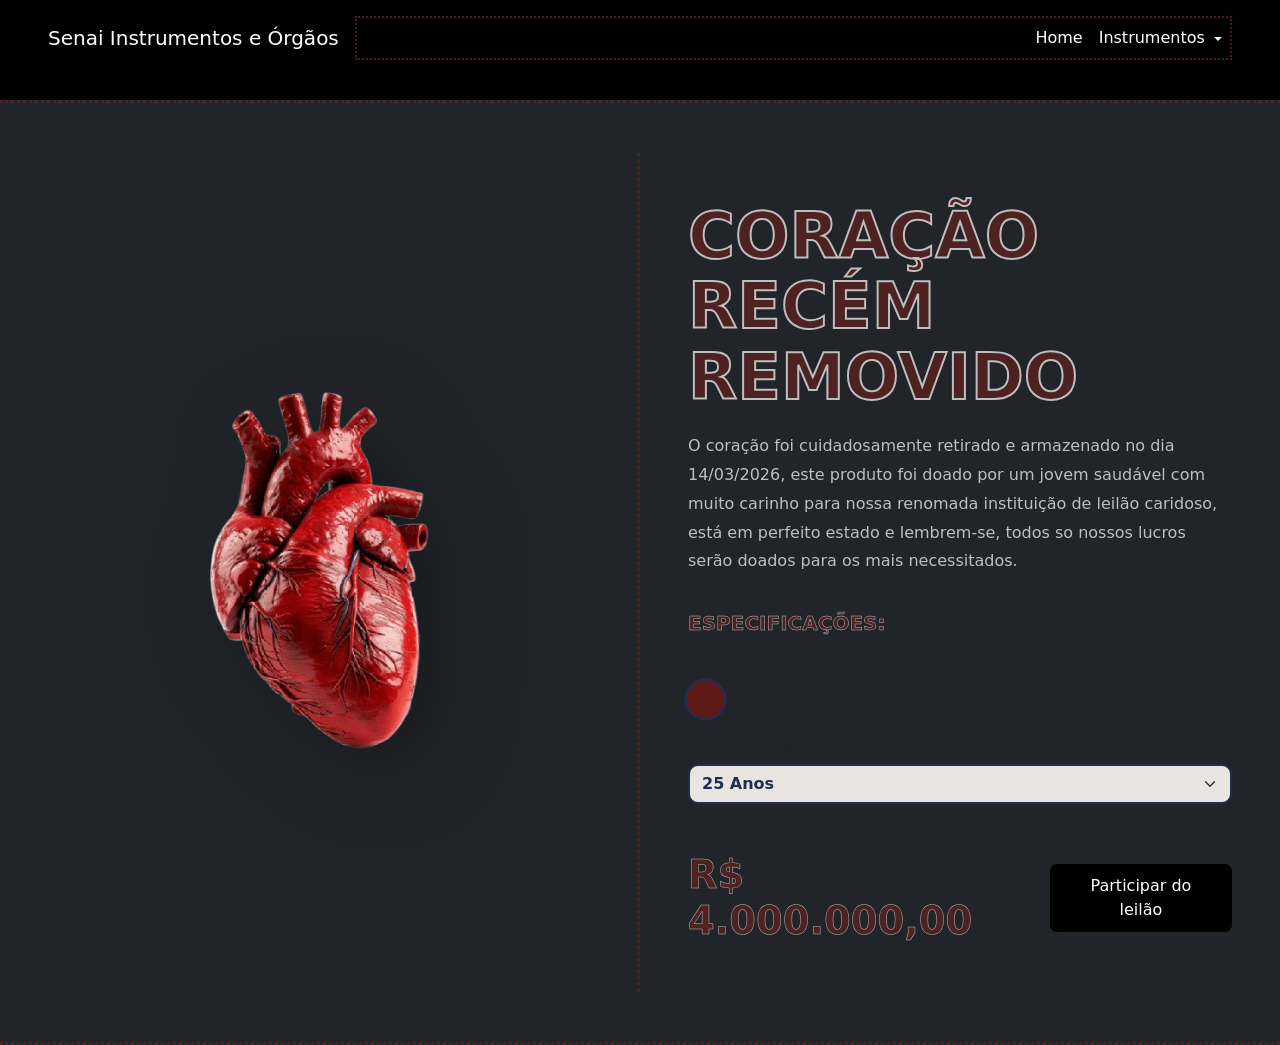
<file: orgaos.html>
<!doctype html>
<html lang="pt-br">

<head>
<!-- Required meta tags -->
<meta charset="utf-8">
<meta name="viewport" content="width=device-width, initial-scale=1">

<!-- Bootstrap CSS -->
<link href="https://cdn.jsdelivr.net/npm/bootstrap@5.3.8/dist/css/bootstrap.min.css" rel="stylesheet"
  integrity="sha384-sRIl4kxILFvY47J16cr9ZwB07vP4J8+LH7qKQnuqkuIAvNWLzeN8tE5YBujZqJLB" crossorigin="anonymous">
<link rel="stylesheet" href="index.css">
<link rel="stylesheet" href="https://cdnjs.cloudflare.com/ajax/libs/font-awesome/4.7.0/css/font-awesome.min.css">
<link rel="stylesheet" href="stylebarbie.css">
<link rel="stylesheet" href="orgaos.css">
<style>
  /* Ajuste para o hover da Bateria */
.img-produto-full:hover {
    /* Um balanço que lembra a vibração dos pratos */
    transform: scale(1.05) rotate(2deg) translateY(-5px);
}

/* Estilo para a opção de degradê no botão de cor */
.btn-color[title="Natural Fade"] {
    border: 1px solid rgba(0,0,0,0.1);
}
</style>
</head>
<body id="body">
    <nav id="mainNavbar" class="navbar navbar-expand-lg navbar-dark position-fixed w-100">
    <div class="container-fluid px-5 py-2">
      <a class="navbar-brand" href="index.html">Senai Instrumentos e Órgãos</a>

      <button class="navbar-toggler" type="button" data-bs-toggle="collapse" data-bs-target="#navbarSupportedContent"
        aria-controls="navbarSupportedContent" aria-expanded="false" aria-label="Toggle navigation">
        <span class="navbar-toggler-icon"></span>
      </button>

      <div class="collapse navbar-collapse" id="navbarSupportedContent">

        <ul class="navbar-nav ms-auto mb-2 mb-lg-0">
          <li class="nav-item">
            <a class="nav-link active" href="index.html">Home</a>
          </li>
          <li class="nav-item dropdown">
            <a class="nav-link dropdown-toggle active" href="#" id="navbarDropdown" role="button"
              data-bs-toggle="dropdown" aria-expanded="false">
              Instrumentos
            </a>
            <ul class="dropdown-menu" aria-labelledby="navbarDropdown">
              <li><a class="dropdown-item" href="criticabarbie.html">Guitarra</a></li>
              <li><a class="dropdown-item" href="criticaguardioes.html">Piano</a></li>
              <li><a class="dropdown-item" href="oppen.html">Bateria</a></li>
            </ul>
          </li>
        </ul>

      </div>
    </div>
  </nav>
    <div style="position: absolute; width: 100vw; height: 100px; top: 0; left: 0; background-color: #000;"></div>
    <div id="fundo_animacao" class="fundo_animacao"></div>
    <div id="pop_up" class="pop_up" style="flex-direction: column;">
        <span>
            <h2 class="animacao_pulinhos">P</h2>
            <h2 class="animacao_pulinhos">a</h2>
            <h2 class="animacao_pulinhos">r</h2>
            <h2 class="animacao_pulinhos">a</h2>
            <h2 class="animacao_pulinhos">b</h2>
            <h2 class="animacao_pulinhos">é</h2>
            <h2 class="animacao_pulinhos">n</h2>
            <h2 class="animacao_pulinhos" style="margin-right: 10px;">s</h2>
            <h2 class="animacao_pulinhos">!</h2>
        </span>
        <span>
            <h2 class="animacao_pulinhos">n</h2>
            <h2 class="animacao_pulinhos">ã</h2>
            <h2 class="animacao_pulinhos" style="margin-right: 10px;">o</h2>
            <h2 class="animacao_pulinhos">p</h2>
            <h2 class="animacao_pulinhos">e</h2>
            <h2 class="animacao_pulinhos">r</h2>
            <h2 class="animacao_pulinhos">c</h2>
            <h2 class="animacao_pulinhos" style="margin-right: 10px;">a</h2>
            <h2 class="animacao_pulinhos">n</h2>
            <h2 class="animacao_pulinhos">o</h2>
            <h2 class="animacao_pulinhos">s</h2>
            <h2 class="animacao_pulinhos">s</h2>
            <h2 class="animacao_pulinhos" style="margin-right: 10px;">o</h2>
            <h2 class="animacao_pulinhos">l</h2>
            <h2 class="animacao_pulinhos">e</h2>
            <h2 class="animacao_pulinhos">i</h2>
            <h2 class="animacao_pulinhos">l</h2>
            <h2 class="animacao_pulinhos">ã</h2>
            <h2 class="animacao_pulinhos">o</h2>
        </span>
        <span>
            <h2 class="animacao_pulinhos">(</h2>
            <h2 class="animacao_pulinhos">20</h2>
            <h2 class="animacao_pulinhos">/</h2>
            <h2 class="animacao_pulinhos">03</h2>
            <h2 class="animacao_pulinhos">)</h2>
        </span>
        <button class="btn_sair" onclick="sair()">Sair</button>
    </div>
    <div class="music-notes-layer"></div>
<main class="container-fluid p-0 min-vh-100" style="background-color: #e8e4e0; position: relative; overflow: hidden; padding-top: 80px;">
    
    <div class="music-notes-layer"></div>

    <div class="produto-full-width bg-dark">
        <div class="row g-0 h-100">
            
            <div class="col-lg-6 d-flex align-items-center justify-content-center p-5 bg-image-container">
                <img src="img/orgao-removebg-preview.png" class="img-fluid img-produto-full" alt="Pearl Masterworks">
            </div>

            <div class="col-lg-6 d-flex align-items-center">
                <div class="p-5 info-container">
                    <h1 class="titulo-produto bord">Coração recém removido</h1>
                    <p class="texto-produto">
                        O coração foi cuidadosamente retirado e armazenado no dia 14/03/2026, este produto foi doado por um jovem saudável com muito carinho para nossa renomada instituição de leilão caridoso, está em perfeito estado e lembrem-se, todos so nossos lucros serão doados para os mais necessitados.
                    </p>

                    <div class="customizacao-box mb-4">
                        <h5 class="mb-3 bord2" style="color: rgba(82, 34, 34, 0.95) !important; font-weight: 700;">ESPECIFICAÇÕES:</h5>
                        
                        <div class="mb-3">
                            <label class="form-label small fw-bold">Cor:</label>
                            <div class="d-flex gap-2">
                                <div class="btn-color active" style="background-color: #5d1916;" title="Artisan Wine Red"></div>
                            </div>
                        </div>

                        <div class="mb-3">
                            <label class="form-label small fw-bold">IDADE DO ÓRGÃO:</label>
                            <select class="form-select custom-select-prod">
                                <option selected>25 Anos</option>
                            </select>
                        </div>
                    </div>

                    <div class="d-flex align-items-center gap-4 mt-5">
                        <h2 class="preco-tag bord2">R$ 4.000.000,00</h2>
                        <button class="btn_comprar" onfocus="aparecer()">
                            <span class="preencher_btn"></span>
                            <span class="texto_btn">Participar do leilão</span>
                        </button>
                    </div>
                </div>
            </div>
        </div>
    </div>
</main>
  <script>
    let fundo_animacao = document.getElementById('fundo_animacao')
    let pop_up = document.getElementById('pop_up')
    let body = document.getElementById('body')
    let animacao_pulinhos = document.querySelectorAll('.animacao_pulinhos')
    function aparecer(){
      fundo_animacao.classList.add('animacaoOpacity')
      fundo_animacao.classList.remove('animacaoOpacity2')
      pop_up.classList.add('animacaoDescer')
      body.classList.toggle('overflow')

      animacao_pulinhos.forEach((h2, index) => {
        setTimeout(()=>{
          h2.classList.add('pulinhos')
        }, index * 100)
      })
    }
    function removerAnimacao(){
      body.classList.toggle('overflow')
      fundo_animacao.classList.add('animacaoOpacity2')
      fundo_animacao.classList.remove('animacaoOpacity')
      pop_up.classList.remove('animacaoDescer2')
    }
    function sair(){
      pop_up.classList.add('animacaoDescer2')
      pop_up.classList.remove('animacaoDescer')
      setTimeout(removerAnimacao, 600)

      animacao_pulinhos.forEach((h2, index) => {
          h2.classList.remove('pulinhos')
      })
    }
    const navEl = document.querySelector('.navbar');

    window.addEventListener('scroll', () => {
      if (window.scrollY >= 50) {
        navEl.classList.add('navbar-scrolled');
      } else {
        navEl.classList.remove('navbar-scrolled');
      }
    });
function createNotes() {
    const layer = document.querySelector('.music-notes-layer');
    if(!layer) return;

    const noteIcons = ['♡']; //'❤️'
    
    for (let i = 0; i < 20; i++) { // Aumentei um pouco a quantidade
        let note = document.createElement('div');
        note.className = 'note';
        note.innerText = noteIcons[Math.floor(Math.random() * noteIcons.length)];
        
        note.style.left = Math.random() * 100 + "vw";
        note.style.fontSize = (Math.random() * 20 + 20) + "px";
        
        // Cores baseadas no seu azul escuro e no azul da faixa
        note.style.color = Math.random() > 0.5 ? '#b65353f2' : '#e45b5bf2';
        
        // --- O PULO DO GATO ---
        // Usar um valor negativo (ex: -10s) faz a animação começar "no meio"
        const delay = Math.random() * 15;
        note.style.animationDelay = `-${delay}s`; 
        
        // Velocidades diferentes para dar profundidade
        const duration = 10 + Math.random() * 10;
        note.style.animationDuration = `${duration}s`;
        
        layer.appendChild(note);
    }
}

// Chama a função ao carregar a página
document.addEventListener('DOMContentLoaded', createNotes);
  </script>
  <script src="https://cdn.jsdelivr.net/npm/bootstrap@5.3.8/dist/js/bootstrap.bundle.min.js"
    integrity="sha384-FKyoEForCGlyvwx9Hj09JcYn3nv7wiPVlz7YYwJrWVcXK/BmnVDxM+D2scQbITxI"
    crossorigin="anonymous"></script>
</body>
</file>
<file: index.css>
*{
  box-sizing: border-box;
  margin: 0;
  padding: 0;
}
body{
  background: linear-gradient(to bottom, #e8e4e0, #cfc9c4);
  /* background-color: #e8e4e0; */
  overflow-x: hidden;
}
.bordas{
  border: 3px dotted #222d52;
  border-top: 0px;
  border-bottom: 0px;
  display: flex;
  flex-direction: column;
  align-items: center;
  justify-content: center;
  z-index: 10;
  background-color: transparent;
}
.main_div{
  flex-direction: column;
  position: absolute;
  bottom: 0%;
  left: 50%;
  transform: translate(-50%, 0%) !important;
  width: 40%;
  height: auto;
  z-index: 101;
  padding: 15px;

  background-color: rgb(199, 199, 199, 0.25);
  border-radius: 25px;
}
.mx-6{
  margin: 0 2vw 0 2vw;
}

.divisor{
  border: 3px dotted #222d52;
  border-left: 0px;
  border-right: 0px;
  height: 60px;
  width: 100%;
  background-image: repeating-linear-gradient(
    135deg,
    #e8e4e0,
    #e8e4e0 10px,
    #cfc9c4 10px,
    #cfc9c4 20px
  );
}
.animar{
  opacity: 0;
  transform: translateY(20px);
  transition: 1s;
}
.animar.show{
  opacity: 1;
  transform: translateY(0);
}
.footer {
    margin-top: 80px;
    padding: 0 20px; /* Margem de segurança nas laterais */
    display: flex;
    flex-direction: column;
    align-items: center;
    width: 100%;
}

.footer-grid {
    display: flex;
    flex-wrap: wrap; /* Permite que os itens "pulem" para a linha de baixo */
    justify-content: center;
    gap: 20px 60px; /* 20px vertical, 60px horizontal */
    margin-top: 50px;
    width: 100%;
    max-width: 1200px;
}

.footer-column {
    display: flex;
    flex-direction: column;
    min-width: 280px; /* Garante que os nomes não fiquem espremidos */
}

.item_footer {
    display: flex;
    align-items: center;
    gap: 20px;
    margin-bottom: 40px;
    text-align: left; /* Alinha o texto à esquerda do ícone */
}

.item_footer h4 {
    margin-bottom: 2px;
    font-size: 1.5rem;
    color: #222d52;
}

.item_footer p {
    margin-bottom: 0;
    font-size: 1rem;
    opacity: 0.8;
}

.logo {
    width: 64px;
    height: 64px;
    border-radius: 7px;
    object-fit: cover; /* Garante que a foto não distorça se não for quadrada */
    flex-shrink: 0;   /* Impede que a foto diminua no celular */
}

.anima1{
  animation: girarLogo1 2s ease-in-out infinite;
  animation-direction: alternate;
}
.anima2{
  animation: girarLogo2 3s ease-in-out infinite;
  animation-direction: alternate;
}
.anima3{
  animation: girarLogo3 2.5s ease-in-out infinite;
  animation-direction: alternate;
}
.anima4{
  animation: girarLogo4 4s ease-in-out infinite;
  animation-direction: alternate;
}
@keyframes girarLogo1{
  0%{transform: translateY(0) rotate(0);}
  30%{transform: translateY(-70px) rotate(45deg);}
  60%{transform: translateY(-40px) rotate(-30deg);}
  100%{transform: translateY(0) rotate(0);}
}
@keyframes girarLogo2{
  0%{transform: translateY(0) rotate(0);}
  30%{transform: translateY(-70px) rotate(-25deg);}
  60%{transform: translateY(-40px) rotate(40deg);}
  100%{transform: translateY(0) rotate(0);}
}
@keyframes girarLogo3{
  0%{transform: translateY(0) rotate(0);}
  30%{transform: translateY(70px) rotate(45deg);}
  60%{transform: translateY(40px) rotate(-30deg);}
  100%{transform: translateY(0) rotate(0);}
}
@keyframes girarLogo4{
  0%{transform: translateY(0) rotate(0);}
  30%{transform: translateY(70px) rotate(-25deg);}
  60%{transform: translateY(40px) rotate(40deg);}
  100%{transform: translateY(0) rotate(0);}
}
/* nav-link */
.nav-link{
  transition: opacity ease-in-out 0.3s;
}
.nav-link:hover{
  opacity: 0.7;
}
/* Estado Normal */
.btn-outline-custom {
    color: #e8e4e0;
    border-color: #e8e4e0;
    background-color: transparent;
    transition: all 0.3s ease;
}

/* Estado de Hover (Ao passar o mouse) */
.btn-outline-custom:hover {
    background-color: #c7c4c1 !important;
    border-color: #e8e4e0;
    color: #333; /* Cor do texto escura para dar contraste com o bege claro */
}

/* Quando o botão está selecionado/clicado */
.btn-check:checked + .btn-outline-custom,
.btn-outline-custom:active {
    background-color: #e8e4e0;
    border-color: #e8e4e0;
    color: #333;
}
.hero-content {
    position: relative;
    z-index: 2; /* Fica na frente da faixa ::before */
}
/* Container principal com o fundo que você definiu */
.main_text {
    color: #222d52;
    font-size: 4rem; /* Tamanho bem maior para o título */
    font-weight: 800; /* Deixa a fonte bem robusta */
    line-height: 1.1;
    margin-top: 60px; /* Empurra o título mais para baixo */
    margin-bottom: 20px;
    letter-spacing: -2px; /* Estilo moderno de títulos grandes */
}

/* Container Principal (Ajustes para conter a faixa) */
.main {
    position: sticky;
    top: 0;
    z-index: 1;
    height: 100vh;
    width: 100%;
    display: flex;
    flex-direction: column;
    align-items: center;
    justify-content: flex-start;
    padding-top: 180px; /* Mantém o texto abaixo da navbar */
    margin: 0;
    
    /* Importante: overflow hidden para a faixa angulada não criar scroll */
    overflow: hidden; 
    
    background-color: #e8e4e0; /* Fundo bege */
}

/* Criamos uma classe para o que deve diminuir */
.hero-content, .spline-mini-container {
    transition: transform 0.1s linear, opacity 0.1s linear;
    will-change: transform, opacity; /* Melhora a performance */
}

/* Criando a Faixa Azul Angulada */
.main::before {
    content: "";
    position: absolute;
    
    /* Centraliza verticalmente na área do texto */
    top: 20%; 
    left: -50vw; /* Começa bem fora da tela na esquerda */
    
    /* Garante que a faixa atravesse toda a visão, mesmo rotacionada */
    width: 200vw; 
    
    /* Altura suficiente para cobrir o H1 e o P */
    height: 400px; 
    
    /* Sua nova cor: Um azul mais claro e suave */
    background-color: rgba(74, 92, 145, 0.15); /* #4a5c91 com transparência */
    
    /* A ROTAÇÃO: 30 graus para cima (sentido anti-horário) */
    transform: rotate(-7deg);
    
    /* Coloca a faixa atrás do texto, mas na frente do fundo bege */
    z-index: -1; 
    
    /* Suaviza as bordas da faixa */
    pointer-events: none; /* Garante que não atrapalhe cliques no Spline */
}

/* Garante que o container de baixo comece exatamente onde o main termina */
.container_main {
    position: relative;
    z-index: 10;
    background-color: #e8e4e0;
    min-height: 100vh;
    /* Remove qualquer margem que possa separar as duas seções */
    margin-top: 0; 
    box-shadow: 0 -15px 35px rgba(0,0,0,0.1);
}

/* O "Spline" menor e sem bordas */
.spline-mini-container {
  width: 100%;
  max-width: 700px; /* Bem menor que o anterior */
  height: 350px;    /* Altura reduzida para não ocupar a tela toda */
  background: transparent; /* Garante que não haja fundo branco */
  overflow: hidden;
  /* Removido bordas e sombras para um look "clean" */
}
:root {
  /* Sua cor #222d52 convertida para RGB para podermos controlar a transparência */
  --nav-bg: rgba(34, 45, 82, 0); 
}

.navbar {
  /* A mágica acontece aqui: transicionamos o background-color */
  background-color: var(--nav-bg) !important;
  transition: background-color 0.6s cubic-bezier(0.4, 0, 0.2, 1) !important;
  border-bottom: 1px solid transparent;

  position: fixed !important; /* Garante que ela não saia do lugar */
  top: 0;                     /* Alinha no topo absoluto */
  left: 0;                    /* Alinha na esquerda absoluta */
  width: 100%;                /* Ocupa a largura total */
  z-index: 9999 !important;
}

/* Quando a classe de scroll for adicionada */
.navbar.navbar-scrolled {
  --nav-bg: rgba(34, 45, 82, 0.95); /* Cor sólida com 95% de opacidade */
  border-bottom: 1px solid rgba(232, 228, 224, 0.1); /* Um detalhe sutil na borda */
  backdrop-filter: blur(8px); /* Efeito de vidro */
}
/* 1. Cores Iniciais (Navbar Transparente) */
.navbar .nav-link, 
.navbar .navbar-brand {
    color: #222d52 !important; /* Sua cor azul escura para dar contraste no bege */
    transition: color 0.4s ease;
}

/* 2. Cores após o Scroll (Navbar Escura) */
.navbar.navbar-scrolled .nav-link, 
.navbar.navbar-scrolled .navbar-brand {
    color: #e8e4e0 !important; /* Cor clara para destacar no fundo escuro */
}

/* 3. Ajuste para o botão do menu mobile (hamburguer) */
.navbar-toggler {
    border-color: #222d52 !important;
}

/* Forçar cor do ícone hamburguer quando transparente */
.navbar-toggler-icon {
    /* Esse filtro transforma o ícone branco do Bootstrap em azul #222d52 */
    filter: invert(13%) sepia(35%) saturate(1234%) hue-rotate(195deg) brightness(95%) contrast(90%);
}

/* Voltar o ícone para branco/claro no scroll */
.navbar.navbar-scrolled .navbar-toggler-icon {
    filter: invert(100%) sepia(0%) saturate(0%) brightness(100%) contrast(100%);
}

/* Estado Inicial: Borda e Texto Azul Escuro */
.navbar .btn-outline-custom {
    color: #222d52 !important;
    border-color: #222d52 !important;
    transition: all 0.4s ease;
}

/* Estado após Scroll: Borda e Texto Bege Claro */
.navbar.navbar-scrolled .btn-outline-custom {
    color: #e8e4e0 !important;
    border-color: #e8e4e0 !important;
}

/* Efeito de Hover para os botões na navbar */
.navbar .btn-outline-custom:hover {
    background-color: #222d52 !important;
    color: #e8e4e0 !important;
}

/* Container centralizado com largura controlada */
.div_fundo_container {
    width: 90%; /* Ajuste para a largura que você tinha antes (ex: 1200px ou 90%) */
    max-width: 1100px; 
    margin: 0 auto -3px auto; /* O -3px puxa o divisor de baixo para encostar na borda */
    background-color: transparent;
    display: flex;
    flex-direction: column;
    justify-content: flex-end;
    position: relative;
    z-index: 11;
    padding-top: 50px;
}

/* Card Superior */
.custom-card-top {
    background-color: #cfc9c4;
    border: 3px dotted #222d52;
    border-bottom: none; 
    border-radius: 30px 30px 0 0;
    width: 100%;
    padding: 40px 5%;
}

/* Grupo de Botões */
.custom-btn-group {
    width: 100%;
    border: 3px dotted #222d52;
    border-bottom: none; /* Mantemos sem borda para fundir */
    border-radius: 0;
    display: flex;
    overflow: hidden;
}

/* Botões */
.custom-btn-group .btn {
    flex: 1;
    border: none !important;
    border-right: 3px dotted #222d52 !important;
    border-radius: 0 !important;
    padding: 18px;
    font-weight: 800;
    color: #222d52 !important;
    background-color: #e8e4e0 !important; 
    transition: all 0.2s ease;
}

.custom-btn-group .btn:last-child {
    border-right: none !important;
}

/* Botão Ativo */
.custom-btn-group .btn.active {
    background-color: #222d52 !important;
    color: #e8e4e0 !important;
}
.music-notes-layer {
    position: absolute;
    top: 0;
    left: 0;
    width: 100%;
    height: 100%;
    pointer-events: none; /* Não atrapalha cliques */
    z-index: 0; /* Fica atrás do texto, mas na frente da faixa azul */
}
.note {
    position: absolute;
    /* Começa abaixo da tela para não aparecer parada lá em cima */
    top: 110vh; 
    opacity: 0;
    animation: floatUp 15s linear infinite;
    pointer-events: none;
    user-select: none;
}
/* Estilo principal do Menu Dropdown */
.dropdown-menu {
    background-color: #e8e4e0 !important; /* Cor de fundo bege igual ao site */
    border: 3px dotted #222d52 !important; /* Borda pontilhada característica */
    border-radius: 15px !important;
    padding: 10px 0;
    box-shadow: 0 10px 25px rgba(0,0,0,0.1);
    margin-top: 10px !important; /* Espaço para não colar na navbar */
}

/* Estilo dos itens dentro do dropdown */
.dropdown-item {
    color: #222d52 !important;
    font-weight: 600;
    padding: 10px 20px;
    transition: all 0.3s ease;
}

/* Efeito de hover (passar o mouse) nos itens */
.dropdown-item:hover {
    background-color: #222d52 !important; /* Inverte a cor: fundo azul */
    color: #e8e4e0 !important; /* Texto claro */
}

/* Se a navbar estiver escura (scrolled), podemos ajustar o dropdown se necessário */
.navbar.navbar-scrolled .dropdown-menu {
    background-color: #e8e4e0 !important; /* Mantemos o bege para leitura clara */
    border-color: #e8e4e0 !important; /* No fundo azul, a borda fica clara */
}

/* Ajuste da setinha do dropdown para aparecer sempre */
.dropdown-toggle::after {
    vertical-align: middle;
    border-top-color: inherit; /* Segue a cor do texto "Instrumentos" */
}
@keyframes floatUp {
    0% {
        /* Garante que o ponto 0 seja abaixo da visão */
        transform: translateY(0) rotate(0deg);
        opacity: 0;
    }
    10% { opacity: 0.4; }
    90% { opacity: 0.4; }
    100% {
        /* Sobe até sumir no topo */
        transform: translateY(-130vh) rotate(360deg);
        opacity: 0;
    }
}
/* Ajuste para telas menores */
@media screen and (max-width: 1500px){
  .quadrado{
    width: 100%;
  }
}
@media (max-width: 991px) {
    .navbar-collapse {
        background-color: #e8e4e0; /* Fundo igual ao do site no topo */
        padding: 20px;
        border-radius: 15px;
        margin-top: 15px;
        box-shadow: 0 5px 15px rgba(0,0,0,0.1);
        border: 2px dotted #222d52;
    }

    /* Se a navbar já estiver escura, o menu mobile também fica escuro */
    .navbar.navbar-scrolled .navbar-collapse {
        background-color: #222d52;
        border-color: #e8e4e0;
    }
}
@media (max-width: 768px) {
    .main_text {
        font-size: 4rem;
        margin-top: 40px;
    }
    .footer-grid {
        gap: 0; /* No celular, o gap das colunas não é necessário */
    }
    
    .item_footer {
        gap: 15px; /* Reduz um pouco o espaço no mobile */
        margin-bottom: 30px;
    }

    .item_footer h4 {
        font-size: 1rem;
    }

    .item_footer p {
        font-size: 0.8rem;
    }
}
@media (max-width: 576px) {
  .spline-mini-container {
    height: 250px;
    max-width: 90%;
  }
  .main_text {
    font-size: 3rem;
  }
}
</file>
<file: card.css>
.container_cards{
  display: flex;
  flex-wrap: wrap;
  align-items: center;
  justify-content: space-around;
  width: 100%;
}

.flip-card {
  background-color: transparent;
  width: 350px;
  height: 400px;
  margin: 50px;
}

.flip-card-inner {
  position: relative;
  width: 100%;
  height: 100%;
  text-align: center;
  transition: transform 0.6s;
  transform-style: preserve-3d;
}

.flip-card:hover .flip-card-inner {
  transform: rotateY(180deg);
}

.flip-card-front, .flip-card-back {
  position: absolute;
  width: 100%;
  height: 100%;
  backface-visibility: hidden;
  display: flex;
  align-items: center;
  justify-content: center;
  border-radius: 10px;
}

.flip-card-front {
  background-color: #cfc9c4;
  color: black;
  /* background-image: repeating-linear-gradient(
  45deg,
  #222d52,
  #222d52 10px,
  #dfd8d3 10px,
  #cfc9c4 20px
); */
  border: 3px dotted #222d52;

}

.flip-card-back {
  display: flex;
  flex-direction: column;
  background-color: rgba(74, 92, 145, 0.15);
  border: 3px dotted #222d52;
  color: #222d52;
  transform: rotateY(180deg); /* Começa de costas */
  padding: 20px;
}

.bnt_card{
  padding: 7px 8px 7px 8px;
  border-radius: 5px;
  border: none;
  background: linear-gradient(to right, #fff7ef, hsl(0, 0%, 80%));
  transition: all 0.3s ease;
  text-decoration: none;
  color: #222d52;
  cursor: pointer;
  overflow: hidden;
  position: relative;
}
.bnt_card::after{
  content: '♪';
  position: absolute;
  right: -10px;
  transition: all 0.3s ease-in;
  transform: translateY(-10px);
}
.bnt_card:hover::after{
  transform: translateY(0px);
  right: 17px;
}
.bnt_card:hover{
  transform: scale(1.1);
  padding: 7px 38px 7px 8px;
}
@media (max-width: 768px){
  .flip-card-front img{
    width: 85%;
  }
}
</file>
<file: cadastro.css>
/* Fundo da página de cadastro com a faixa angulada */
.cadastro-body {
    background-color: #e8e4e0;
    overflow: hidden;
    position: relative;
}

/* Reutilizando a faixa azul angulada do Main */
.cadastro-body::before {
    content: "";
    position: absolute;
    top: 15%;
    left: -50vw;
    width: 200vw;
    height: 500px;
    background-color: rgba(74, 92, 145, 0.1);
    transform: rotate(-7deg);
    z-index: -1;
}

/* Estilo do Card de Cadastro */
.card-cadastro {
    background: rgba(207, 201, 196, 0.9); /* Seu bege mais escuro com transparência */
    backdrop-filter: blur(10px);
    border: 3px dotted #222d52;
    padding: 40px;
    border-radius: 30px;
    width: 100%;
    max-width: 450px;
    box-shadow: 0 15px 35px rgba(0,0,0,0.1);
    z-index: 10;
}

/* Inputs Customizados */
.custom-input {
    background: rgba(232, 228, 224, 0.5) !important;
    border: 2px solid transparent !important;
    border-radius: 10px !important;
    padding: 12px !important;
    color: #222d52 !important;
    transition: all 0.3s ease;
}

.custom-input:focus {
    border-color: #222d52 !important;
    background: #e8e4e0 !important;
    box-shadow: none !important;
}

/* Botão de Cadastro Estilo "Pill" */
.btn-cadastro {
    background-color: #222d52;
    color: #e8e4e0;
    border: none;
    padding: 12px;
    border-radius: 12px;
    font-weight: 800;
    text-transform: uppercase;
    letter-spacing: 1px;
    transition: transform 0.2s ease, background-color 0.3s ease;
}

.btn-cadastro:hover {
    background-color: #1a2340;
    transform: translateY(-2px);
}
</file>
<file: stylebarbie.css>
/* --- CONTAINER DE PRODUTO (FULL WIDTH) --- */
.produto-full-width {
    width: 100%;
    /* Removi min-height fixo para deixar o conteúdo definir a altura, melhor para responsividade */
    min-height: 85vh; 
    background-color: #cfc9c4;
    border-top: 3px dotted #222d52;
    border-bottom: 3px dotted #222d52;
    position: relative;
    z-index: 10;
    display: flex;
    align-items: center;
    padding: 50px 0; /* Espaçamento interno vertical */
}

/* --- LADO DA IMAGEM --- */
.bg-image-container {
    border-right: 3px dotted #222d52;
    display: flex;
    justify-content: center;
    align-items: center;
    padding: 2vw; /* Padding responsivo baseado na largura da tela */
}

.img-produto-full {
    /* --- RESPOSTA PARA IMAGEM MAIOR E RESPONSIVA --- */
    width: 80%; /* Ocupa 80% da largura do container pai */
    max-width: 650px; /* Limite máximo para não estourar em telas 4K */
    height: auto; /* Mantém a proporção */
    max-height: 80vh; /* Não deixa a imagem ficar mais alta que a tela */
    
    filter: drop-shadow(20px 20px 40px rgba(0,0,0,0.3));
    transition: transform 0.6s cubic-bezier(0.165, 0.84, 0.44, 1);
}

.img-produto-full:hover {
    transform: scale(1.05) rotate(-3deg); /* Reduzi um pouco o scale para não cortar */
}

/* --- LADO DO TEXTO (INFO CONTAINER) --- */
.info-container {
    padding: 4vw 5vw; /* Padding responsivo */
}

/* --- RESPOSTA PARA TÍTULO RESPONSIVO --- */
.titulo-produto {
    font-weight: 800;
    color: #222d52;
    text-transform: uppercase;
    margin-bottom: 20px;
    
    /* Uso de clamp() para um título fluido: Min 2.5rem, Ideal 5vw, Max 4.5rem */
    font-size: clamp(2.5rem, 5vw, 4.5rem); 
    line-height: 1.1;
}

.texto-produto {
    color: #444;
    line-height: 1.8;
    margin-bottom: 35px;
    font-size: clamp(1rem, 1.2vw, 1.25rem); /* Texto também flui um pouco */
}

/* Preço e Botão */
.preco-tag {
    color: #222d52;
    font-weight: 900;
    margin: 0;
    font-size: clamp(1.8rem, 3vw, 2.8rem);
}

/* --- MEDIA QUERIES PARA AJUSTE FINO (MOBILE/TABLET) --- */

/* --- CUSTOMIZAÇÃO --- */
.btn-color {
    width: 35px;
    height: 35px;
    border-radius: 50%;
    border: 2px solid #e8e4e0;
    cursor: pointer;
    transition: 0.2s;
}

.btn-color.active, .btn-color:hover {
    border-color: #222d52;
    transform: scale(1.2);
}

.custom-select-prod {
    background-color: #e8e4e0 !important;
    border: 2px solid #222d52 !important;
    color: #222d52 !important;
    font-weight: 600 !important;
    border-radius: 10px !important;
}

/* --- POP-UP (Mantenha sempre) --- */
.pop_up {
    border: 3px dotted #222d52 !important;
    background: #e8e4e0 !important;
    box-shadow: 0 20px 50px rgba(0,0,0,0.3);
}

.animacao_pulinhos {
    color: #222d52;
    font-weight: 900;
    display: inline-block;
}

/* Seus estilos de botões (btn_comprar, preencher_btn, etc) continuam os mesmos aqui */
         
/* ----------------------------- */
/* |     mudanças do grupo     | */
/* ----------------------------- */

.body{
    overflow: none;
}
body{
    padding-top: 100px;
}
.btn_comprar{
    position: relative;

    padding: 10px 20px 10px 20px;
    border-radius: 7px;
    background-color: #007bff;
    border: none;
    color: white;
    transition: box-shadow 0.2s ease-in-out;
    transition: all 0.2s ease-in-out;
    box-shadow: 0px 0px 0px transparent;
    overflow-y: hidden;
    z-index: 0;
}
.texto_btn{
    position: relative;
    z-index: 1;
}
.btn_comprar:hover{
    transform: scale(1.1);
}
.btn_comprar:active{
    transform: scale(1) !important;
    box-shadow: 0px 0px 15px rgb(255, 255, 255, 0.5);
}
.preencher_btn{
    position: absolute;
    top: 0;
    left: 0;
    height: 100%;
    width: 0px;
    background-color: #28a745;
    z-index: 0;
}
.btn_comprar:focus .preencher_btn{
    animation: carregarBtnComprar 2s linear forwards;
}
.fundo_animacao {
    position: fixed; /* Fixa na tela visível */
    top: 0;
    left: 0;
    width: 100vw;   /* Largura total da janela */
    height: 100vh;  /* Altura total da janela */
    background-color: rgba(0, 0, 0, 0.5); /* Escurece um pouco mais para dar foco */
    opacity: 0;
    z-index: 1000;
    display: none;
    pointer-events: all; /* Garante que o usuário não clique no que está atrás */
}
.animacaoOpacity{
    display: block;
    animation: animacaoOpacity 0.4s 2.2s ease-in-out forwards;
}
.animacaoOpacity2{
    animation: animacaoOpacity2 0.4s ease-in-out forwards;
}
.pop_up{
    position: fixed;
    display: flex;
    align-items: center;
    justify-content: center;
    top: -25%;
    left: 50%;
    transform: translate(-50%, -50%);
    height: 300px;
    width: 450px;
    border-radius: 15px;
    background:whitesmoke;
    z-index: 1001;
}
.animacaoDescer{
    animation: descerPopUp 0.4s 2.2s linear forwards;
}
.animacaoDescer2{
    animation: descerPopUp2 0.4s linear forwards;
}
.overflow{
    overflow: hidden;
}
.pulinhos{
    animation: pulinhos 0.6s 2.8s ease-in-out;
}
.btn_sair{
    position: absolute;
    bottom: 25px;
    padding: 6px 16px 6px 16px;
    border-radius: 7px;
    background-color: #dc3545;
    border: none;
    color: white;
}
/* animações */
@keyframes animacaoOpacity {
    from {opacity: 0;}
    to {opacity: 1;}
}
@keyframes animacaoOpacity2 {
    from {opacity: 1;}
    to {opacity: 0;}
}

/* Animação para o Pop-up aparecer e parar no meio */
@keyframes descerPopUp {
    0% { top: -30%; }
    100% { top: 50%; } /* Para exatamente no centro vertical */
}

/* Animação para o Pop-up continuar descendo até sumir por baixo */
@keyframes descerPopUp2 {
    0% { top: 50%; }
    100% { top: 150%; } /* Sai pela parte de baixo da tela */
}

@keyframes carregarBtnComprar{
    0% {width: 0%;}
    25% {width: 25%;}
    50% {width: 50%;}
    75% {width: 75%;}
    85% {width: 100%;}
    100% {width: 100%;}
}
@keyframes pulinhos {
    0% {transform: translateY(0px)}
    25% {transform: translateY(-5px)}
    50% {transform: translateY(-10px)}
    75% {transform: translateY(-5px)}
    100% {transform: translateY(0px)}
}
/* Garante que o fundo bege fique no fundo total */
main {
    z-index: 1;
}

/* As notas ficam em uma camada intermediária */
.music-notes-layer {
    position: fixed; /* Fixed para elas subirem pela tela toda */
    top: 0;
    left: 0;
    width: 100%;
    height: 100%;
    z-index: 2; 
    pointer-events: none;
}

/* A faixa do produto fica à frente das notas */
.produto-faixa-horizontal {
    position: relative;
    z-index: 10; /* Valor maior para ficar por cima das notas */
    background-color: #cfc9c4;
    border: 3px dotted #222d52;
    /* ... resto do seu CSS ... */
}
/* Tablets e Celulares em Paisagem (Abaixo de 992px) */
@media (max-width: 991px) {
    .produto-full-width {
        flex-direction: column; /* Empilha os elementos */
    }

    .bg-image-container {
        border-right: none;
        border-bottom: 3px dotted #222d52; /* Linha horizontal agora */
        width: 100%;
        padding: 50px 20px;
    }

    .img-produto-full {
        width: 60%; /* Imagem menor no mobile para não ocupar a tela toda */
        max-width: 350px;
    }

    .info-container {
        width: 100%;
        padding: 50px 30px;
        text-align: center; /* Centraliza o texto no mobile */
    }

    /* Centraliza as opções de customização e o preço/botão */
    .customizacao-box .d-flex,
    .info-container .d-flex {
        justify-content: center;
        flex-wrap: wrap; /* Permite que preço e botão quebrem linha se necessário */
    }
}

/* Celulares Pequenos (Abaixo de 576px) */
@media (max-width: 575px) {
    .img-produto-full {
        width: 80%; /* Aumenta um pouco em telas muito pequenas */
    }
    
}
</file>
<file: login.css>
/* Configuração do fundo para harmonizar com a Home */
.login-body {
    background-color: #e8e4e0;
    overflow: hidden;
    position: relative;
    min-height: 100vh;
}

/* A faixa azul angulada (marca registrada da sua Main) */
.login-body::before {
    content: "";
    position: absolute;
    bottom: 20%; /* Inverti para o rodapé para diferenciar do cadastro */
    right: -50vw;
    width: 200vw;
    height: 450px;
    background-color: rgba(34, 45, 82, 0.08); /* Azul escuro bem sutil */
    transform: rotate(7deg); /* Angulação oposta à do cadastro */
    z-index: -1;
}

/* Card de Login */
.card-login {
    background: rgba(207, 201, 196, 0.7); /* Mesma cor das suas bordas internas */
    backdrop-filter: blur(12px);
    border: 3px dotted #222d52; /* O pontilhado dos seus divisores */
    padding: 50px 40px;
    border-radius: 40px 10px 40px 10px; /* Um arredondado assimétrico moderno */
    width: 100%;
    max-width: 400px;
    box-shadow: 20px 20px 60px rgba(0, 0, 0, 0.05);
    z-index: 10;
}

/* Pequeno divisor estilizado abaixo do título */
.divisor-pequeno {
    width: 50px;
    height: 4px;
    background: #222d52;
    margin: 10px auto;
    border-radius: 2px;
}

/* Botão de Login */
.btn-login {
    background-color: #222d52;
    color: #e8e4e0;
    border: 2px solid #222d52;
    padding: 14px;
    border-radius: 15px;
    font-weight: 800;
    text-transform: uppercase;
    transition: all 0.3s cubic-bezier(0.175, 0.885, 0.32, 1.275);
}

.btn-login:hover {
    background-color: transparent;
    color: #222d52;
    transform: scale(1.02);
}

/* Inputs (Mantendo o padrão que você já gostou) */
.custom-input {
    background: rgba(255, 255, 255, 0.3) !important;
    border: 2px solid transparent !important;
    border-radius: 12px !important;
    color: #222d52 !important;
}

.custom-input:focus {
    border-color: #222d52 !important;
    background: white !important;
    box-shadow: none !important;
}
</file>
<file: orgaos.css>
.navbar.navbar-scrolled {
    --nav-bg: rgba(82, 34, 34, 0.95) !important;
    border-bottom: 1px solid rgba(232, 228, 224, 0.1);
    backdrop-filter: blur(8px);
}
.titulo-produto {
    font-weight: 800;
    color: rgba(82, 34, 34, 0.95) !important;
    text-transform: uppercase;
    margin-bottom: 20px;
    font-size: clamp(2.5rem, 5vw, 4.5rem);
    line-height: 1.1;
}
.bord {
  -webkit-text-stroke-width: 2px; /* Largura da borda */
  -webkit-text-stroke-color: #bebebe; /* Cor da borda */
}
.bord2 {
  -webkit-text-stroke-width: 0.5px; /* Largura da borda */
  -webkit-text-stroke-color: #bebebe; /* Cor da borda */
}
.preencher_btn {
    position: absolute;
    top: 0;
    left: 0;
    height: 100%;
    width: 0px;
    background-color: rgba(82, 34, 34, 0.95) !important;
    z-index: 0;
}
.bg-image-container {
    border-right: 3px dotted  rgba(82, 34, 34, 0.95) !important;
    display: flex;
    justify-content: center;
    align-items: center;
    padding: 2vw;
}
.produto-full-width {
    width: 100%;
    min-height: 85vh;
    background-color: #cfc9c4;
    border-top: 3px dotted  rgba(82, 34, 34, 0.95) !important;
    border-bottom: 3px dotted  rgba(82, 34, 34, 0.95) !important;
    position: relative;
    z-index: 10;
    display: flex;
    align-items: center;
    padding: 50px 0;
}
.preco-tag {
    color: rgba(82, 34, 34, 0.95) !important;
    font-weight: 900;
    margin: 0;
    font-size: clamp(1.8rem, 3vw, 2.8rem);
}
.btn_comprar {
    position: relative;
    padding: 10px 20px 10px 20px;
    border-radius: 7px;
    background-color: #000000;
    border: none;
    color: white;
    transition: box-shadow 0.2s ease-in-out;
    transition: all 0.2s ease-in-out;
    box-shadow: 0px 0px 0px transparent;
    overflow-y: hidden;
    z-index: 0;
}
element.style {
    background-color: #313131 !important;
    position: relative;
    overflow: hidden;
    padding-top: 80px;
}
.animacao_pulinhos {
    color: rgba(82, 34, 34, 0.95) !important;
    font-weight: 900;
    display: inline-block;
}
main{
    background-color: #000000 !important;
}
body{
    background-color: #000000 !important;
}
html{
    background-color: #e45b5bf2 !important;
}
.produto-full-width {
    width: 100%;
    min-height: 85vh;
    border-top: 3px dotted  rgba(82, 34, 34, 0.95) !important;
    border-bottom: 3px dotted  rgba(82, 34, 34, 0.95) !important;
    position: relative;
    z-index: 10;
    display: flex;
    align-items: center;
    padding: 50px 0;
}
.texto-produto {
    color: #bebebe;
    line-height: 1.8;
    margin-bottom: 35px;
    font-size: clamp(1rem, 1.2vw, 1.25rem);
}
.navbar .nav-link, .navbar .navbar-brand {
    color: #ffffff !important;
    transition: color 0.4s ease;
}
.navbar .btn-outline-custom {
    color: #ffffff !important;
    border-color: #ffffff !important;
    transition: all 0.4s ease;
}
.navbar-collapse {
    background-color: #000000;
    border: 2px dotted rgba(82, 34, 34, 0.95);
}
.dropdown-menu {
    background-color: #000000 !important;
    border: 3px dotted rgba(82, 34, 34, 0.95) !important;
}
.dropdown-item {
    color: rgba(82, 34, 34, 0.95) !important;
}
</file>
